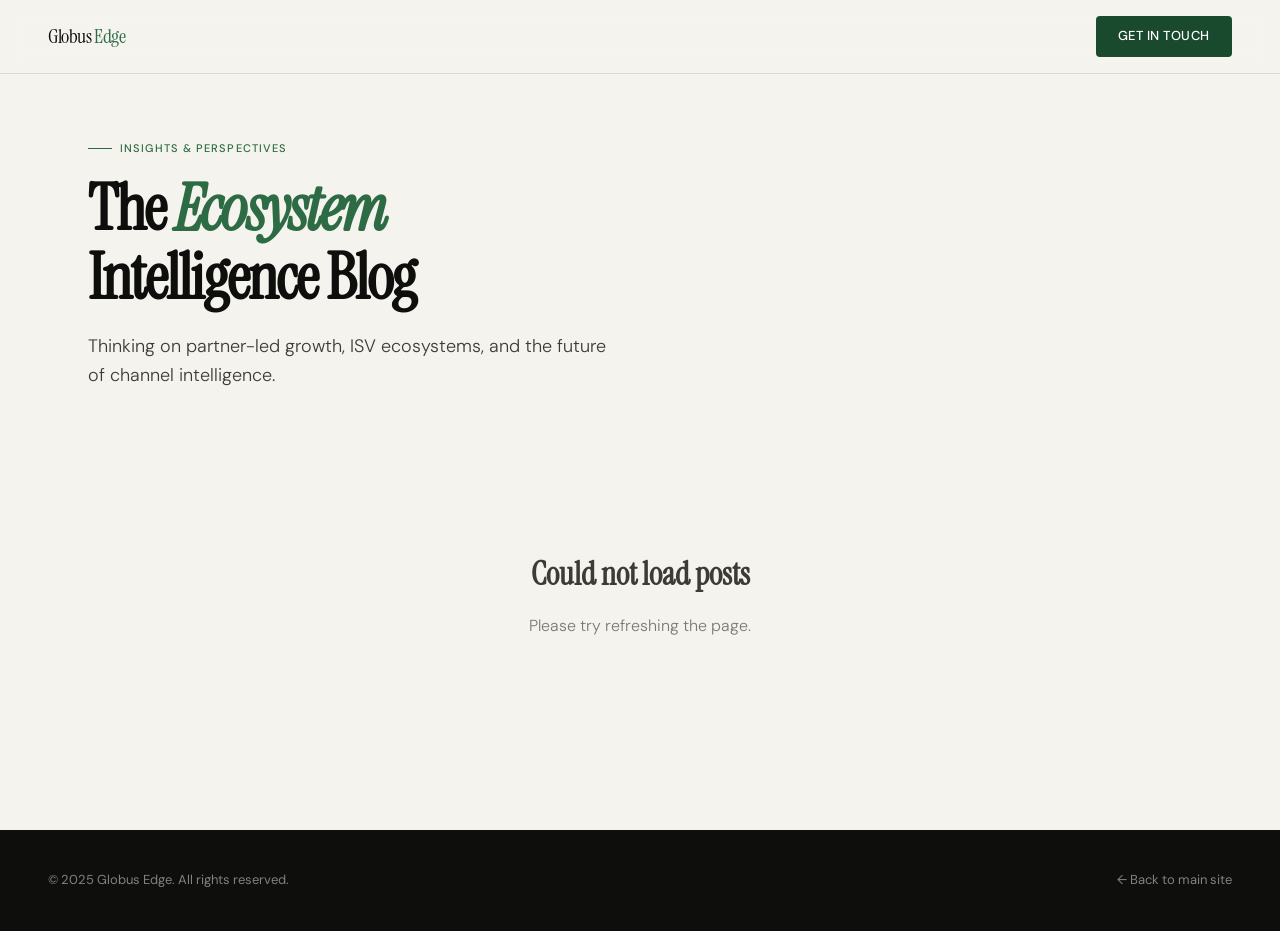
<file: blog/index.html>
<!DOCTYPE html>
<html lang="en">
<head>
<meta charset="UTF-8">
<link rel="icon" type="image/svg+xml" href="data:image/svg+xml,%3Csvg xmlns='http://www.w3.org/2000/svg' viewBox='0 0 32 32'%3E%3Crect width='32' height='32' rx='7' fill='%230D2545'/%3E%3Ctext x='16' y='23' font-family='Arial Black, Arial, sans-serif' font-weight='900' font-size='17' fill='%23E8A93A' text-anchor='middle'%3EGE%3C/text%3E%3C/svg%3E">
<meta name="viewport" content="width=device-width, initial-scale=1.0">
<title>Blog — Globus Edge</title>
<link href="https://fonts.googleapis.com/css2?family=Instrument+Serif:ital@0;1&family=DM+Sans:wght@300;400;500&display=swap" rel="stylesheet">
<style>
  *, *::before, *::after { box-sizing: border-box; margin: 0; padding: 0; }

  :root {
    --ink: #0e0e0d;
    --ink-mid: #3d3b35;
    --ink-soft: #7a7870;
    --ink-faint: #b5b3ac;
    --bg: #f5f3ee;
    --bg-card: #eceae4;
    --bg-dark: #0e0e0d;
    --accent: #1a4a2e;
    --accent-mid: #2d6b44;
    --accent-light: #d4e8da;
    --gold: #c8932a;
    --blue: #253C82;
    --rule: rgba(14,14,13,0.12);
  }

  html { scroll-behavior: smooth; }

  body {
    font-family: 'DM Sans', sans-serif;
    background: var(--bg);
    color: var(--ink);
    font-size: 16px;
    line-height: 1.6;
    -webkit-font-smoothing: antialiased;
  }

  /* ── NAV ── */
  nav {
    position: fixed; top: 0; left: 0; right: 0; z-index: 100;
    display: flex; align-items: center; justify-content: space-between;
    padding: 16px 48px;
    background: rgba(245,243,238,0.92);
    backdrop-filter: blur(12px);
    border-bottom: 1px solid var(--rule);
  }

  .nav-logo {
    display: flex; align-items: center; gap: 10px;
    text-decoration: none;
  }
  .nav-logo img { height: 48px; width: auto; }
  .nav-logo-text {
    font-family: 'Instrument Serif', serif;
    font-size: 20px;
    letter-spacing: -0.02em;
    color: var(--ink);
  }
  .nav-logo-text span { color: var(--accent-mid); }

  nav a.cta {
    font-size: 13px; font-weight: 500;
    letter-spacing: 0.04em; text-transform: uppercase;
    color: #fff; background: var(--accent);
    padding: 10px 22px; border-radius: 4px;
    text-decoration: none; transition: background 0.2s;
  }
  nav a.cta:hover { background: var(--accent-mid); }

  /* ── PAGE HEADER ── */
  .page-header {
    padding: 140px 48px 64px;
    max-width: 1200px; margin: 0 auto;
  }

  .page-header .section-label {
    font-size: 11px; font-weight: 500;
    letter-spacing: 0.1em; text-transform: uppercase;
    color: var(--accent-mid); margin-bottom: 16px;
    display: flex; align-items: center; gap: 8px;
  }
  .page-header .section-label::before {
    content: ''; display: inline-block;
    width: 24px; height: 1px; background: var(--accent-mid);
  }

  .page-header h1 {
    font-family: 'Instrument Serif', serif;
    font-size: clamp(40px, 5vw, 64px);
    line-height: 1.08; letter-spacing: -0.03em;
    max-width: 640px; margin-bottom: 20px;
  }
  .page-header h1 em { font-style: italic; color: var(--accent-mid); }

  .page-header p {
    font-size: 18px; font-weight: 300;
    color: var(--ink-mid); max-width: 520px;
    line-height: 1.6;
  }

  /* ── BLOG GRID ── */
  .blog-section {
    padding: 0 48px 96px;
    max-width: 1200px; margin: 0 auto;
  }

  .blog-grid {
    display: grid;
    grid-template-columns: repeat(3, 1fr);
    gap: 24px;
  }

  /* Featured first post */
  .blog-grid .post-card:first-child {
    grid-column: span 2;
  }

  .post-card {
    background: var(--bg-card);
    border-radius: 6px;
    overflow: hidden;
    text-decoration: none;
    color: inherit;
    display: flex; flex-direction: column;
    transition: transform 0.2s, box-shadow 0.2s;
    opacity: 0; transform: translateY(16px);
    transition: opacity 0.5s ease, transform 0.5s ease, box-shadow 0.2s;
  }
  .post-card:hover {
    transform: translateY(-3px);
    box-shadow: 0 12px 40px rgba(14,14,13,0.1);
  }

  .post-card-image {
    width: 100%; aspect-ratio: 16/9;
    background: var(--accent-light);
    display: flex; align-items: center; justify-content: center;
    overflow: hidden; position: relative;
  }
  .post-card-image img {
    width: 100%; height: 100%; object-fit: cover;
  }
  .post-card-image-placeholder {
    width: 100%; height: 100%;
    display: flex; align-items: center; justify-content: center;
    background: linear-gradient(135deg, var(--accent-light) 0%, rgba(26,74,46,0.15) 100%);
  }
  .post-card-image-placeholder svg {
    opacity: 0.3;
  }

  .post-card-body {
    padding: 28px 32px 32px;
    flex: 1; display: flex; flex-direction: column;
  }

  .post-meta {
    display: flex; align-items: center; gap: 16px;
    margin-bottom: 14px;
  }
  .post-date {
    font-size: 11px; font-weight: 500;
    letter-spacing: 0.08em; text-transform: uppercase;
    color: var(--ink-faint);
  }
  .post-author {
    font-size: 11px; color: var(--ink-faint);
  }
  .post-author::before {
    content: '·'; margin-right: 16px; color: var(--rule);
  }

  .post-title {
    font-family: 'Instrument Serif', serif;
    font-size: clamp(20px, 2.5vw, 26px);
    line-height: 1.2; letter-spacing: -0.02em;
    margin-bottom: 12px; color: var(--ink);
  }
  .post-card:first-child .post-title {
    font-size: clamp(24px, 3vw, 34px);
  }

  .post-summary {
    font-size: 14px; font-weight: 300;
    color: var(--ink-soft); line-height: 1.65;
    flex: 1; margin-bottom: 20px;
  }

  .post-readmore {
    font-size: 13px; font-weight: 500;
    color: var(--accent-mid);
    display: inline-flex; align-items: center; gap: 6px;
    letter-spacing: 0.02em;
    transition: gap 0.2s;
  }
  .post-card:hover .post-readmore { gap: 10px; }
  .post-readmore::after { content: '→'; }

  /* ── EMPTY STATE ── */
  .empty-state {
    text-align: center;
    padding: 96px 48px;
    color: var(--ink-soft);
  }
  .empty-state h2 {
    font-family: 'Instrument Serif', serif;
    font-size: 32px; margin-bottom: 12px;
    color: var(--ink-mid);
  }
  .empty-state p { font-size: 16px; font-weight: 300; }

  /* ── LOADING ── */
  .loading-state {
    text-align: center; padding: 96px 48px;
  }
  .loading-dots {
    display: inline-flex; gap: 8px; align-items: center;
  }
  .loading-dots span {
    width: 8px; height: 8px; border-radius: 50%;
    background: var(--accent-mid); opacity: 0.3;
    animation: pulse 1.2s ease-in-out infinite;
  }
  .loading-dots span:nth-child(2) { animation-delay: 0.2s; }
  .loading-dots span:nth-child(3) { animation-delay: 0.4s; }
  @keyframes pulse {
    0%, 100% { opacity: 0.3; transform: scale(1); }
    50% { opacity: 1; transform: scale(1.2); }
  }

  /* ── FOOTER ── */
  footer {
    background: var(--bg-dark); color: rgba(245,243,238,0.5);
    padding: 40px 48px;
    font-size: 13px;
    display: flex; align-items: center; justify-content: space-between;
  }
  footer a { color: rgba(245,243,238,0.5); text-decoration: none; }
  footer a:hover { color: #fff; }

  /* ── RESPONSIVE ── */
  @media (max-width: 900px) {
    nav { padding: 14px 24px; }
    .page-header { padding: 120px 24px 48px; }
    .blog-section { padding: 0 24px 64px; }
    .blog-grid { grid-template-columns: 1fr; }
    .blog-grid .post-card:first-child { grid-column: span 1; }
    footer { flex-direction: column; gap: 12px; text-align: center; }
  }
  @media (max-width: 600px) {
    .post-card-body { padding: 20px 20px 24px; }
  }
</style>
</head>
<body>

<!-- NAV -->
<nav>
  <a href="/" class="nav-logo">
    <span class="nav-logo-text">Globus <span>Edge</span></span>
  </a>
  <a href="/#contact" class="cta">Get in Touch</a>
</nav>

<!-- PAGE HEADER -->
<div class="page-header">
  <div class="section-label">Insights &amp; Perspectives</div>
  <h1>The <em>Ecosystem</em><br>Intelligence Blog</h1>
  <p>Thinking on partner-led growth, ISV ecosystems, and the future of channel intelligence.</p>
</div>

<!-- BLOG GRID -->
<div class="blog-section">
  <div id="blogContainer">
    <div class="loading-state">
      <div class="loading-dots">
        <span></span><span></span><span></span>
      </div>
    </div>
  </div>
</div>

<!-- FOOTER -->
<footer>
  <span>© 2025 Globus Edge. All rights reserved.</span>
  <a href="/">← Back to main site</a>
</footer>

<script src="https://identity.netlify.com/v1/netlify-identity-widget.js"></script>
<script>
  if (window.netlifyIdentity) {
    window.netlifyIdentity.on("init", user => {
      if (!user) {
        window.netlifyIdentity.on("login", () => {
          document.location.href = "/admin/";
        });
      }
    });
  }

  // ── Parse front matter from markdown ──
  function parseFrontMatter(text) {
    const match = text.match(/^---\n([\s\S]*?)\n---\n([\s\S]*)$/);
    if (!match) return { data: {}, content: text };
    const data = {};
    const lines = match[1].split('\n');
    let i = 0;
    while (i < lines.length) {
      const line = lines[i];
      const colonIdx = line.indexOf(':');
      if (colonIdx === -1) { i++; continue; }
      const key = line.slice(0, colonIdx).trim();
      const rest = line.slice(colonIdx + 1).trim();
      // Handle multiline block scalars (>- or |-)
      if (rest === '>-' || rest === '|-' || rest === '>' || rest === '|') {
        let block = [];
        i++;
        while (i < lines.length && (lines[i].startsWith(' ') || lines[i].startsWith('\t'))) {
          block.push(lines[i].trim());
          i++;
        }
        data[key] = block.join(' ');
      } else {
        data[key] = rest.replace(/^["']|["']$/g, '');
        i++;
      }
    }
    return { data, content: match[2].trim() };
  }

  // ── Format date ──
  function formatDate(dateStr) {
    if (!dateStr) return '';
    const d = new Date(dateStr);
    if (isNaN(d)) return dateStr;
    return d.toLocaleDateString('en-GB', { day: 'numeric', month: 'long', year: 'numeric' });
  }

  // ── Fetch post list from GitHub API ──
  // Replace GITHUB_USER and GITHUB_REPO below with your actual values
  const GITHUB_USER = 'globusedge';
  const GITHUB_REPO = 'globusedge-site';
  const POSTS_PATH = 'blog/posts';

  async function loadPosts() {
    const container = document.getElementById('blogContainer');
    try {
      const res = await fetch(`https://api.github.com/repos/${GITHUB_USER}/${GITHUB_REPO}/contents/${POSTS_PATH}`);
      if (!res.ok) throw new Error('Could not fetch posts');
      const files = await res.json();

      const mdFiles = files.filter(f => f.name.endsWith('.md')).reverse(); // newest first

      if (mdFiles.length === 0) {
        container.innerHTML = `
          <div class="empty-state">
            <h2>No posts yet</h2>
            <p>Check back soon — articles are on their way.</p>
          </div>`;
        return;
      }

      // Fetch each post's content
      const posts = await Promise.all(mdFiles.map(async (file) => {
        const r = await fetch(file.download_url);
        const text = await r.text();
        const { data } = parseFrontMatter(text);
        return {
          slug: file.name.replace('.md', ''),
          title: data.title || 'Untitled',
          date: data.date || '',
          author: data.author || 'Globus Edge',
          summary: data.summary || '',
          thumbnail: data.thumbnail || '',
        };
      }));

      // Render grid
      const grid = document.createElement('div');
      grid.className = 'blog-grid';

      posts.forEach((post, i) => {
        const card = document.createElement('a');
        card.className = 'post-card';
        card.href = `/blog/post.html?slug=${post.slug}`;

        const imgHtml = post.thumbnail
          ? `<div class="post-card-image"><img src="${post.thumbnail}" alt="${post.title}" loading="lazy"></div>`
          : `<div class="post-card-image">
               <div class="post-card-image-placeholder">
                 <svg width="48" height="48" viewBox="0 0 48 48" fill="none">
                   <rect x="4" y="10" width="40" height="28" rx="3" stroke="#1a4a2e" stroke-width="2"/>
                   <circle cx="17" cy="21" r="4" stroke="#1a4a2e" stroke-width="2"/>
                   <path d="M4 32l10-8 8 6 8-10 14 12" stroke="#1a4a2e" stroke-width="2" stroke-linejoin="round"/>
                 </svg>
               </div>
             </div>`;

        card.innerHTML = `
          ${imgHtml}
          <div class="post-card-body">
            <div class="post-meta">
              <span class="post-date">${formatDate(post.date)}</span>
              <span class="post-author">${post.author}</span>
            </div>
            <h2 class="post-title">${post.title}</h2>
            ${post.summary ? `<p class="post-summary">${post.summary}</p>` : ''}
            <span class="post-readmore">Read article</span>
          </div>`;

        grid.appendChild(card);
      });

      container.innerHTML = '';
      container.appendChild(grid);

      // Animate cards in
      const observer = new IntersectionObserver((entries) => {
        entries.forEach(entry => {
          if (entry.isIntersecting) {
            entry.target.style.opacity = '1';
            entry.target.style.transform = 'translateY(0)';
          }
        });
      }, { threshold: 0.05 });

      document.querySelectorAll('.post-card').forEach((el, i) => {
        el.style.transitionDelay = `${i * 0.08}s`;
        observer.observe(el);
      });

    } catch (err) {
      container.innerHTML = `
        <div class="empty-state">
          <h2>Could not load posts</h2>
          <p>Please try refreshing the page.</p>
        </div>`;
      console.error(err);
    }
  }

  loadPosts();
</script>
</body>
</html>
</file>
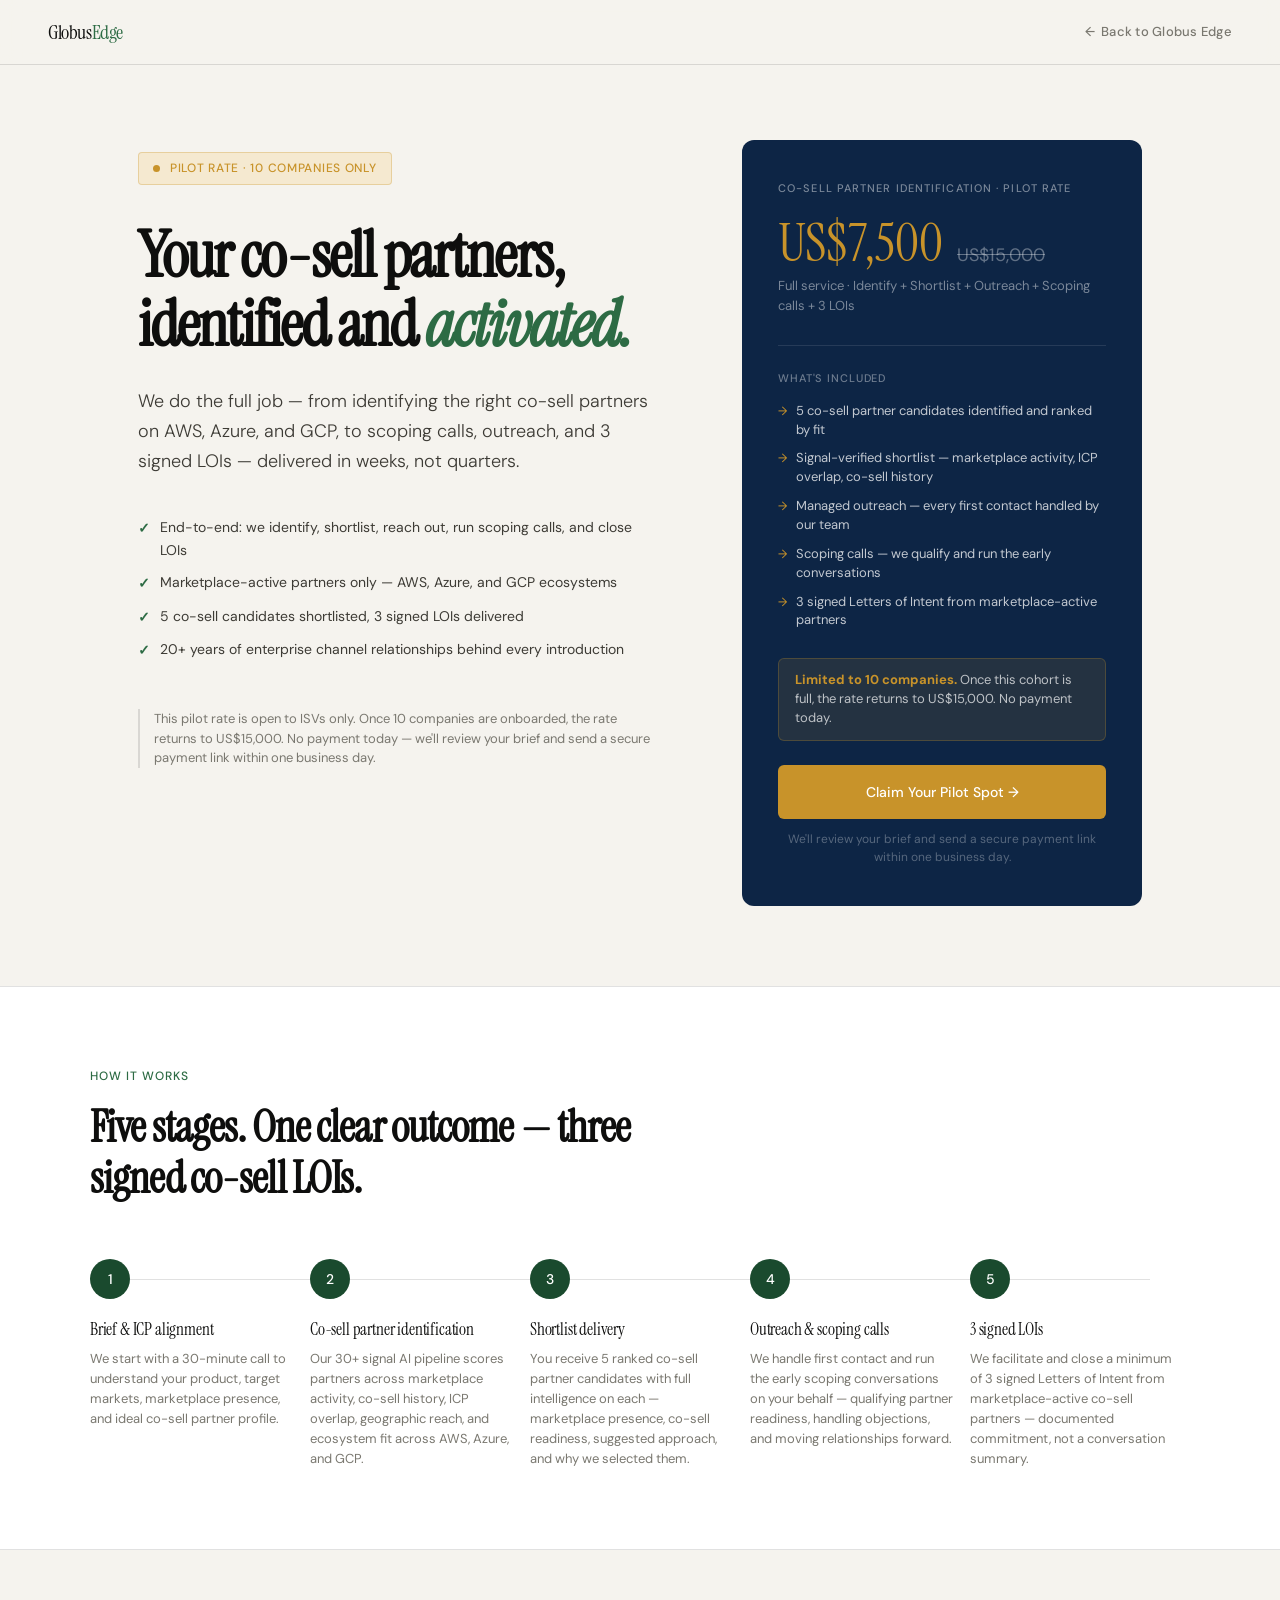
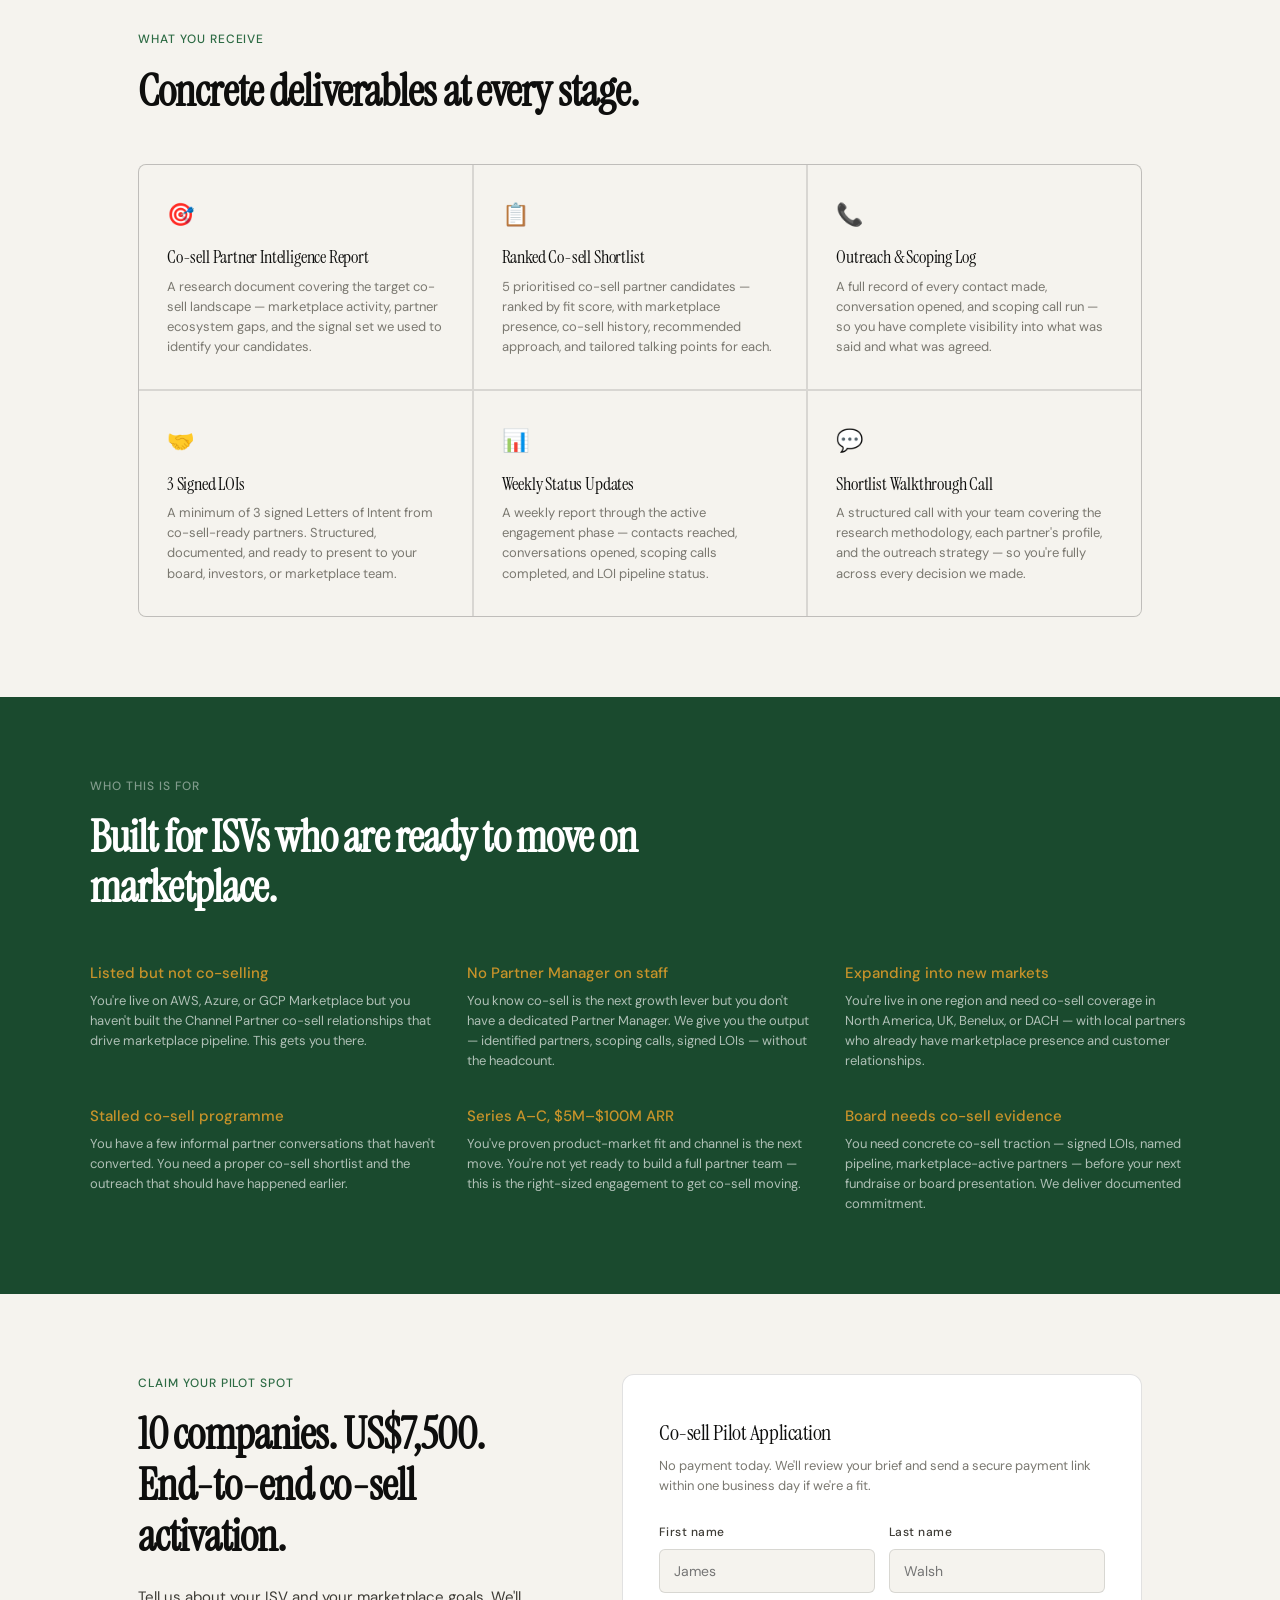
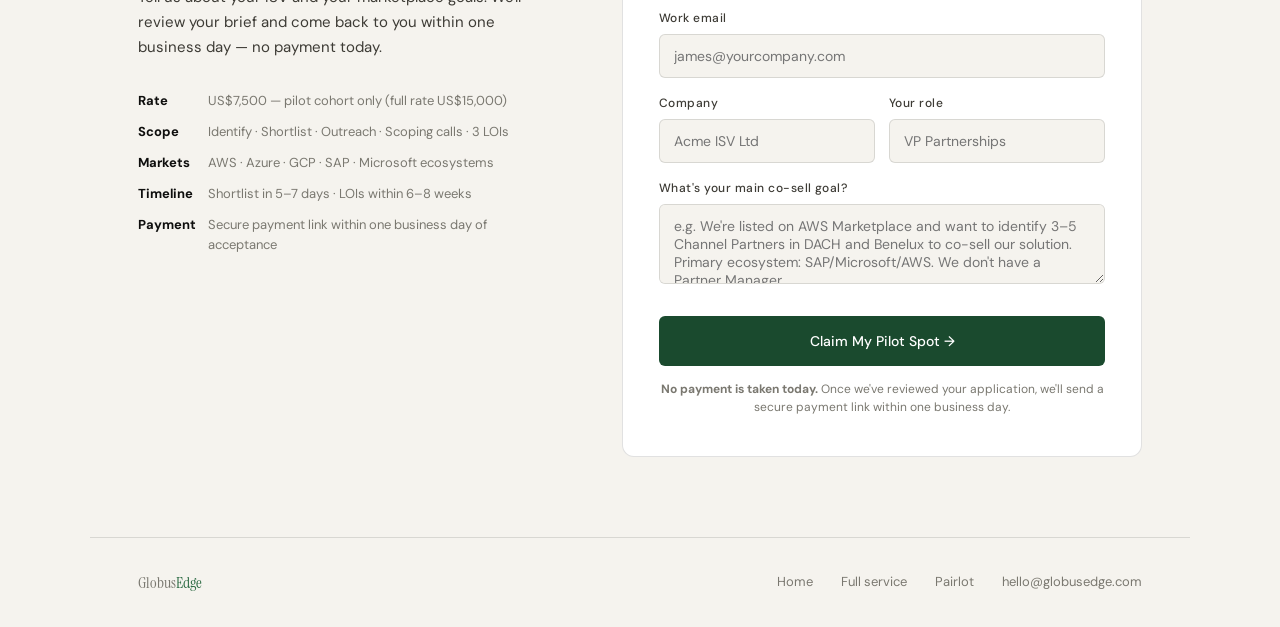
<file: cosell-pilot.html>
<!DOCTYPE html>
<html lang="en">
<head>
<meta charset="UTF-8">
<meta http-equiv="Cache-Control" content="no-cache, no-store, must-revalidate">
<meta http-equiv="Pragma" content="no-cache">
<meta http-equiv="Expires" content="0">
<!-- v3-202609111322 -->
<link rel="icon" type="image/svg+xml" href="data:image/svg+xml,%3Csvg xmlns='http://www.w3.org/2000/svg' viewBox='0 0 32 32'%3E%3Crect width='32' height='32' rx='7' fill='%230D2545'/%3E%3Ctext x='16' y='23' font-family='Arial Black, Arial, sans-serif' font-weight='900' font-size='17' fill='%23E8A93A' text-anchor='middle'%3EGE%3C/text%3E%3C/svg%3E">
<meta name="viewport" content="width=device-width, initial-scale=1.0">
<meta name="description" content="Globus Edge Co-sell Pilot — we identify, shortlist, reach out, run scoping calls, and deliver 3 signed co-sell LOIs for your ISV. Pilot rate: US$7,500 for 10 companies.">
<title>Co-sell Partner Identification — Pilot Rate · Globus Edge</title>
<link rel="preconnect" href="https://fonts.googleapis.com">
<link rel="preconnect" href="https://fonts.gstatic.com" crossorigin>
<link href="https://fonts.googleapis.com/css2?family=Instrument+Serif:ital@0;1&family=DM+Sans:wght@300;400;500&display=swap" rel="stylesheet" media="print" onload="this.media='all'">
<noscript><link href="https://fonts.googleapis.com/css2?family=Instrument+Serif:ital@0;1&family=DM+Sans:wght@300;400;500&display=swap" rel="stylesheet"></noscript>
<style>
  *, *::before, *::after { box-sizing: border-box; margin: 0; padding: 0; }

  :root {
    --ink: #0e0e0d;
    --ink-mid: #3d3b35;
    --ink-soft: #7a7870;
    --ink-faint: #b5b3ac;
    --bg: #f5f3ee;
    --bg-card: #eceae4;
    --bg-dark: #0D2545;
    --accent: #1a4a2e;
    --accent-mid: #2d6b44;
    --accent-light: #d4e8da;
    --gold: #c8932a;
    --gold-light: #f5e9d0;
    --rule: rgba(14,14,13,0.12);
  }

  html { scroll-behavior: smooth; }

  body {
    font-family: 'DM Sans', sans-serif;
    background: var(--bg);
    color: var(--ink);
    font-size: 16px;
    line-height: 1.6;
    -webkit-font-smoothing: antialiased;
  }

  /* ── NAV ── */
  nav {
    position: fixed; top: 0; left: 0; right: 0; z-index: 100;
    display: flex; align-items: center; justify-content: space-between;
    padding: 16px 48px;
    background: rgba(245,243,238,0.95);
    backdrop-filter: blur(12px);
    border-bottom: 1px solid var(--rule);
  }
  .nav-logo {
    font-family: 'Instrument Serif', serif;
    font-size: 20px; letter-spacing: -0.02em;
    color: var(--ink); text-decoration: none;
  }
  .nav-logo span { color: var(--accent-mid); }
  .nav-back {
    font-size: 13px; font-weight: 500; letter-spacing: 0.02em;
    color: var(--ink-soft); text-decoration: none;
    display: flex; align-items: center; gap: 6px;
    transition: color 0.2s;
  }
  .nav-back:hover { color: var(--accent-mid); }
  .nav-back::before { content: '←'; }

  /* ── HERO ── */
  .hero {
    padding: 140px 48px 80px;
    max-width: 1100px; margin: 0 auto;
    display: grid; grid-template-columns: 1fr 400px; gap: 80px;
    align-items: start;
  }

  .hero-left { padding-top: 12px; }

  .pilot-badge {
    display: inline-flex; align-items: center; gap: 10px;
    background: var(--gold-light); border: 1px solid rgba(200,147,42,0.3);
    color: var(--gold); border-radius: 4px;
    font-size: 12px; font-weight: 500; letter-spacing: 0.06em;
    padding: 6px 14px; margin-bottom: 36px;
    text-transform: uppercase;
  }
  .pilot-badge-dot {
    width: 7px; height: 7px; border-radius: 50%;
    background: var(--gold);
    animation: pulse-gold 2s ease-in-out infinite;
  }
  @keyframes pulse-gold {
    0%, 100% { opacity: 1; transform: scale(1); }
    50% { opacity: 0.5; transform: scale(0.8); }
  }

  .hero h1 {
    font-family: 'Instrument Serif', serif;
    font-size: clamp(40px, 5vw, 68px);
    line-height: 1.08; letter-spacing: -0.03em;
    margin-bottom: 28px; max-width: 680px;
  }
  .hero h1 em { font-style: italic; color: var(--accent-mid); }

  .hero-sub {
    font-size: 18px; font-weight: 300;
    color: var(--ink-mid); line-height: 1.65;
    max-width: 560px; margin-bottom: 40px;
  }

  .hero-proof {
    display: flex; flex-direction: column; gap: 10px;
    margin-bottom: 48px;
  }
  .proof-line {
    display: flex; align-items: flex-start; gap: 10px;
    font-size: 14px; color: var(--ink-mid);
  }
  .proof-line::before {
    content: '✓'; color: var(--accent-mid);
    font-weight: 600; flex-shrink: 0; margin-top: 1px;
  }

  .hero-note {
    font-size: 13px; color: var(--ink-soft);
    border-left: 2px solid var(--rule);
    padding-left: 14px; line-height: 1.5;
  }

  /* ── OFFER CARD ── */
  .offer-card {
    background: var(--bg-dark);
    color: #fff;
    border-radius: 12px;
    padding: 40px 36px;
    position: sticky; top: 100px;
  }

  .offer-card-tag {
    font-size: 11px; font-weight: 500;
    letter-spacing: 0.1em; text-transform: uppercase;
    color: rgba(255,255,255,0.45);
    margin-bottom: 20px;
  }

  .offer-price-row {
    display: flex; align-items: baseline; gap: 14px;
    margin-bottom: 6px;
  }
  .offer-price-pilot {
    font-family: 'Instrument Serif', serif;
    font-size: 52px; line-height: 1;
    color: var(--gold);
  }
  .offer-price-full {
    font-size: 18px; color: rgba(255,255,255,0.35);
    text-decoration: line-through;
  }
  .offer-price-note {
    font-size: 13px; color: rgba(255,255,255,0.45);
    margin-bottom: 28px;
  }

  .offer-divider {
    height: 1px; background: rgba(255,255,255,0.1);
    margin-bottom: 24px;
  }

  .offer-includes-label {
    font-size: 11px; font-weight: 500; letter-spacing: 0.08em;
    text-transform: uppercase; color: rgba(255,255,255,0.4);
    margin-bottom: 14px;
  }
  .offer-includes {
    list-style: none; display: flex; flex-direction: column; gap: 10px;
    margin-bottom: 28px;
  }
  .offer-includes li {
    font-size: 13px; color: rgba(255,255,255,0.75);
    display: flex; align-items: flex-start; gap: 9px; line-height: 1.45;
  }
  .offer-includes li::before {
    content: '→'; color: var(--gold);
    font-size: 12px; flex-shrink: 0; margin-top: 1px;
  }

  .offer-spots {
    background: rgba(200,147,42,0.12);
    border: 1px solid rgba(200,147,42,0.25);
    border-radius: 6px; padding: 12px 16px;
    font-size: 13px; color: rgba(255,255,255,0.7);
    margin-bottom: 24px; line-height: 1.45;
  }
  .offer-spots strong { color: var(--gold); }

  .offer-cta {
    display: block; width: 100%;
    background: var(--gold); color: #fff;
    font-size: 14px; font-weight: 500;
    padding: 16px; border-radius: 6px;
    text-align: center; text-decoration: none;
    transition: background 0.2s, transform 0.15s;
    border: none; cursor: pointer;
  }
  .offer-cta:hover { background: #b8831f; transform: translateY(-1px); }

  .offer-fine {
    font-size: 12px; color: rgba(255,255,255,0.3);
    text-align: center; margin-top: 12px;
    line-height: 1.45;
  }

  /* ── PROCESS ── */
  .process {
    background: #fff;
    border-top: 1px solid var(--rule);
    border-bottom: 1px solid var(--rule);
    padding: 80px 48px;
  }
  .process-inner {
    max-width: 1100px; margin: 0 auto;
  }
  .process-label {
    font-size: 12px; font-weight: 500; letter-spacing: 0.08em;
    text-transform: uppercase; color: var(--accent-mid);
    margin-bottom: 16px;
  }
  .process h2 {
    font-family: 'Instrument Serif', serif;
    font-size: clamp(28px, 3.5vw, 44px);
    line-height: 1.15; letter-spacing: -0.02em;
    margin-bottom: 56px; max-width: 600px;
  }

  .steps {
    display: grid;
    grid-template-columns: repeat(5, 1fr);
    gap: 0;
    position: relative;
  }
  .steps::before {
    content: '';
    position: absolute; top: 20px; left: 40px; right: 40px;
    height: 1px; background: var(--rule);
  }
  .step { padding: 0 16px 0 0; position: relative; }
  .step-num {
    width: 40px; height: 40px; border-radius: 50%;
    background: var(--accent); color: #fff;
    font-size: 14px; font-weight: 500;
    display: flex; align-items: center; justify-content: center;
    margin-bottom: 20px; position: relative; z-index: 1;
    flex-shrink: 0;
  }
  .step-title {
    font-family: 'Instrument Serif', serif;
    font-size: 17px; line-height: 1.25;
    margin-bottom: 8px; letter-spacing: -0.01em;
  }
  .step-body {
    font-size: 13px; color: var(--ink-soft);
    line-height: 1.55;
  }

  /* ── DELIVERABLES ── */
  .deliverables {
    padding: 80px 48px;
    max-width: 1100px; margin: 0 auto;
  }
  .deliverables-label {
    font-size: 12px; font-weight: 500; letter-spacing: 0.08em;
    text-transform: uppercase; color: var(--accent-mid);
    margin-bottom: 16px;
  }
  .deliverables h2 {
    font-family: 'Instrument Serif', serif;
    font-size: clamp(28px, 3.5vw, 44px);
    line-height: 1.15; letter-spacing: -0.02em;
    margin-bottom: 48px; max-width: 560px;
  }
  .deliverables-grid {
    display: grid; grid-template-columns: repeat(3, 1fr);
    gap: 2px; background: var(--rule);
    border: 1px solid var(--rule);
    border-radius: 8px; overflow: hidden;
  }
  .deliverable {
    background: var(--bg);
    padding: 32px 28px;
  }
  .deliverable-icon {
    font-size: 22px; margin-bottom: 14px;
  }
  .deliverable-title {
    font-family: 'Instrument Serif', serif;
    font-size: 18px; line-height: 1.25;
    margin-bottom: 8px; letter-spacing: -0.01em;
  }
  .deliverable-body {
    font-size: 13px; color: var(--ink-soft);
    line-height: 1.55;
  }

  /* ── ICP ── */
  .icp {
    background: var(--accent);
    color: #fff;
    padding: 80px 48px;
  }
  .icp-inner { max-width: 1100px; margin: 0 auto; }
  .icp-label {
    font-size: 12px; font-weight: 500; letter-spacing: 0.08em;
    text-transform: uppercase; color: rgba(255,255,255,0.45);
    margin-bottom: 16px;
  }
  .icp h2 {
    font-family: 'Instrument Serif', serif;
    font-size: clamp(28px, 3.5vw, 44px);
    line-height: 1.15; letter-spacing: -0.02em;
    margin-bottom: 48px; max-width: 560px;
    color: #fff;
  }
  .icp-grid {
    display: grid; grid-template-columns: repeat(3, 1fr);
    gap: 32px;
  }
  .icp-item-title {
    font-size: 15px; font-weight: 500;
    color: var(--gold); margin-bottom: 6px;
  }
  .icp-item-body {
    font-size: 13px; color: rgba(255,255,255,0.65);
    line-height: 1.55;
  }

  /* ── FORM ── */
  .form-section {
    padding: 80px 48px;
    max-width: 1100px; margin: 0 auto;
    display: grid; grid-template-columns: 1fr 520px; gap: 80px;
    align-items: start;
  }
  .form-left-label {
    font-size: 12px; font-weight: 500; letter-spacing: 0.08em;
    text-transform: uppercase; color: var(--accent-mid);
    margin-bottom: 16px;
  }
  .form-left h2 {
    font-family: 'Instrument Serif', serif;
    font-size: clamp(28px, 3.5vw, 44px);
    line-height: 1.15; letter-spacing: -0.02em;
    margin-bottom: 24px;
  }
  .form-left p {
    font-size: 15px; color: var(--ink-mid);
    line-height: 1.65; margin-bottom: 32px;
    max-width: 420px;
  }
  .form-left-detail {
    display: flex; flex-direction: column; gap: 10px;
  }
  .detail-item {
    font-size: 13px; color: var(--ink-soft);
    display: flex; gap: 10px; align-items: flex-start;
  }
  .detail-item strong { color: var(--ink); min-width: 60px; }

  .contact-form {
    background: #fff;
    border: 1px solid var(--rule);
    border-radius: 12px;
    padding: 40px 36px;
  }
  .form-title {
    font-family: 'Instrument Serif', serif;
    font-size: 22px; letter-spacing: -0.02em;
    margin-bottom: 6px;
  }
  .form-sub {
    font-size: 13px; color: var(--ink-soft);
    margin-bottom: 28px; line-height: 1.5;
  }
  .form-row { margin-bottom: 16px; }
  .form-row label {
    display: block; font-size: 12px; font-weight: 500;
    letter-spacing: 0.04em; color: var(--ink-mid);
    margin-bottom: 6px;
  }
  .form-row input,
  .form-row select,
  .form-row textarea {
    width: 100%; font-family: 'DM Sans', sans-serif;
    font-size: 14px; color: var(--ink);
    background: var(--bg); border: 1px solid var(--rule);
    border-radius: 6px; padding: 12px 14px;
    transition: border-color 0.2s; outline: none;
    -webkit-appearance: none;
  }
  .form-row input:focus,
  .form-row select:focus,
  .form-row textarea:focus {
    border-color: var(--accent-mid);
  }
  .form-row textarea { resize: vertical; min-height: 80px; }
  .form-grid { display: grid; grid-template-columns: 1fr 1fr; gap: 14px; }
  .form-submit {
    width: 100%; padding: 16px;
    background: var(--accent); color: #fff;
    font-family: 'DM Sans', sans-serif;
    font-size: 14px; font-weight: 500;
    border: none; border-radius: 6px; cursor: pointer;
    margin-top: 8px; transition: background 0.2s;
  }
  .form-submit:hover { background: var(--accent-mid); }
  .form-payment-note {
    font-size: 12px; color: var(--ink-soft);
    margin-top: 14px; line-height: 1.5; text-align: center;
  }

  .form-success {
    display: none; text-align: center; padding: 40px 20px;
  }
  .form-success-icon {
    width: 52px; height: 52px; border-radius: 50%;
    background: var(--accent-light);
    display: flex; align-items: center; justify-content: center;
    font-size: 22px; margin: 0 auto 20px;
  }
  .form-success h3 {
    font-family: 'Instrument Serif', serif;
    font-size: 26px; letter-spacing: -0.02em;
    margin-bottom: 12px;
  }
  .form-success p {
    font-size: 14px; color: var(--ink-soft);
    line-height: 1.6; max-width: 340px; margin: 0 auto 8px;
  }
  .form-success-note {
    font-size: 12px; color: var(--ink-faint);
    margin-top: 16px;
  }
  .form-success-note a { color: var(--gold); }

  /* ── FOOTER ── */
  footer {
    border-top: 1px solid var(--rule);
    padding: 32px 48px;
    display: flex; align-items: center; justify-content: space-between;
    max-width: 1100px; margin: 0 auto;
  }
  .footer-brand {
    font-family: 'Instrument Serif', serif;
    font-size: 16px; color: var(--ink-soft);
    text-decoration: none;
  }
  .footer-brand span { color: var(--accent-mid); }
  .footer-links {
    display: flex; gap: 28px;
  }
  .footer-links a {
    font-size: 13px; color: var(--ink-soft);
    text-decoration: none; transition: color 0.2s;
  }
  .footer-links a:hover { color: var(--ink); }

  /* ── RESPONSIVE ── */
  @media (max-width: 900px) {
    nav { padding: 14px 24px; }
    .hero { grid-template-columns: 1fr; gap: 48px; padding: 120px 24px 60px; }
    .offer-card { position: static; }
    .process { padding: 60px 24px; }
    .steps { grid-template-columns: 1fr 1fr; gap: 32px; }
    .steps::before { display: none; }
    .deliverables { padding: 60px 24px; }
    .deliverables-grid { grid-template-columns: 1fr; }
    .icp { padding: 60px 24px; }
    .icp-grid { grid-template-columns: 1fr; gap: 24px; }
    .form-section { grid-template-columns: 1fr; gap: 40px; padding: 60px 24px; }
    .form-grid { grid-template-columns: 1fr; }
    footer { padding: 24px; flex-direction: column; gap: 16px; text-align: center; }
  }

  @media (prefers-reduced-motion: reduce) {
    .pilot-badge-dot { animation: none; }
    html { scroll-behavior: auto; }
  }
</style>
<!-- HubSpot tracking -->
<script type="text/javascript" id="hs-script-loader" async defer src="//js.hs-scripts.com/246067591.js"></script>
</head>
<body>

<!-- NAV -->
<nav>
  <a href="https://globusedge.com" class="nav-logo">Globus<span>Edge</span></a>
  <a href="https://globusedge.com" class="nav-back">Back to Globus Edge</a>
</nav>

<!-- HERO -->
<section class="hero">
  <div class="hero-left">
    <div class="pilot-badge">
      <span class="pilot-badge-dot"></span>
      Pilot rate &middot; 10 companies only
    </div>
    <h1>Your co-sell partners,<br>identified and <em>activated.</em></h1>
    <p class="hero-sub">We do the full job — from identifying the right co-sell partners on AWS, Azure, and GCP, to scoping calls, outreach, and 3 signed LOIs — delivered in weeks, not quarters.</p>
    <div class="hero-proof">
      <div class="proof-line">End-to-end: we identify, shortlist, reach out, run scoping calls, and close LOIs</div>
      <div class="proof-line">Marketplace-active partners only — AWS, Azure, and GCP ecosystems</div>
      <div class="proof-line">5 co-sell candidates shortlisted, 3 signed LOIs delivered</div>
      <div class="proof-line">20+ years of enterprise channel relationships behind every introduction</div>
    </div>
    <p class="hero-note">This pilot rate is open to ISVs only. Once 10 companies are onboarded, the rate returns to US$15,000. No payment today — we'll review your brief and send a secure payment link within one business day.</p>
  </div>

  <!-- STICKY OFFER CARD -->
  <div class="offer-card">
    <div class="offer-card-tag">Co-sell Partner Identification &middot; Pilot Rate</div>
    <div class="offer-price-row">
      <div class="offer-price-pilot">US$7,500</div>
      <div class="offer-price-full">US$15,000</div>
    </div>
    <div class="offer-price-note">Full service &middot; Identify + Shortlist + Outreach + Scoping calls + 3 LOIs</div>
    <div class="offer-divider"></div>
    <div class="offer-includes-label">What's included</div>
    <ul class="offer-includes">
      <li>5 co-sell partner candidates identified and ranked by fit</li>
      <li>Signal-verified shortlist — marketplace activity, ICP overlap, co-sell history</li>
      <li>Managed outreach — every first contact handled by our team</li>
      <li>Scoping calls — we qualify and run the early conversations</li>
      <li>3 signed Letters of Intent from marketplace-active partners</li>
    </ul>
    <div class="offer-spots">
      <strong>Limited to 10 companies.</strong> Once this cohort is full, the rate returns to US$15,000. No payment today.
    </div>
    <a href="#apply" class="offer-cta">Claim Your Pilot Spot →</a>
    <p class="offer-fine">We'll review your brief and send a secure payment link within one business day.</p>
  </div>
</section>

<!-- PROCESS -->
<section class="process">
  <div class="process-inner">
    <div class="process-label">How it works</div>
    <h2>Five stages. One clear outcome — three signed co-sell LOIs.</h2>
    <div class="steps">
      <div class="step">
        <div class="step-num">1</div>
        <div class="step-title">Brief & ICP alignment</div>
        <p class="step-body">We start with a 30-minute call to understand your product, target markets, marketplace presence, and ideal co-sell partner profile.</p>
      </div>
      <div class="step">
        <div class="step-num">2</div>
        <div class="step-title">Co-sell partner identification</div>
        <p class="step-body">Our 30+ signal AI pipeline scores partners across marketplace activity, co-sell history, ICP overlap, geographic reach, and ecosystem fit across AWS, Azure, and GCP.</p>
      </div>
      <div class="step">
        <div class="step-num">3</div>
        <div class="step-title">Shortlist delivery</div>
        <p class="step-body">You receive 5 ranked co-sell partner candidates with full intelligence on each — marketplace presence, co-sell readiness, suggested approach, and why we selected them.</p>
      </div>
      <div class="step">
        <div class="step-num">4</div>
        <div class="step-title">Outreach & scoping calls</div>
        <p class="step-body">We handle first contact and run the early scoping conversations on your behalf — qualifying partner readiness, handling objections, and moving relationships forward.</p>
      </div>
      <div class="step">
        <div class="step-num">5</div>
        <div class="step-title">3 signed LOIs</div>
        <p class="step-body">We facilitate and close a minimum of 3 signed Letters of Intent from marketplace-active co-sell partners — documented commitment, not a conversation summary.</p>
      </div>
    </div>
  </div>
</section>

<!-- DELIVERABLES -->
<section class="deliverables">
  <div class="deliverables-label">What you receive</div>
  <h2>Concrete deliverables at every stage.</h2>
  <div class="deliverables-grid">
    <div class="deliverable">
      <div class="deliverable-icon">🎯</div>
      <div class="deliverable-title">Co-sell Partner Intelligence Report</div>
      <p class="deliverable-body">A research document covering the target co-sell landscape — marketplace activity, partner ecosystem gaps, and the signal set we used to identify your candidates.</p>
    </div>
    <div class="deliverable">
      <div class="deliverable-icon">📋</div>
      <div class="deliverable-title">Ranked Co-sell Shortlist</div>
      <p class="deliverable-body">5 prioritised co-sell partner candidates — ranked by fit score, with marketplace presence, co-sell history, recommended approach, and tailored talking points for each.</p>
    </div>
    <div class="deliverable">
      <div class="deliverable-icon">📞</div>
      <div class="deliverable-title">Outreach & Scoping Log</div>
      <p class="deliverable-body">A full record of every contact made, conversation opened, and scoping call run — so you have complete visibility into what was said and what was agreed.</p>
    </div>
    <div class="deliverable">
      <div class="deliverable-icon">🤝</div>
      <div class="deliverable-title">3 Signed LOIs</div>
      <p class="deliverable-body">A minimum of 3 signed Letters of Intent from co-sell-ready partners. Structured, documented, and ready to present to your board, investors, or marketplace team.</p>
    </div>
    <div class="deliverable">
      <div class="deliverable-icon">📊</div>
      <div class="deliverable-title">Weekly Status Updates</div>
      <p class="deliverable-body">A weekly report through the active engagement phase — contacts reached, conversations opened, scoping calls completed, and LOI pipeline status.</p>
    </div>
    <div class="deliverable">
      <div class="deliverable-icon">💬</div>
      <div class="deliverable-title">Shortlist Walkthrough Call</div>
      <p class="deliverable-body">A structured call with your team covering the research methodology, each partner's profile, and the outreach strategy — so you're fully across every decision we made.</p>
    </div>
  </div>
</section>

<!-- ICP -->
<section class="icp">
  <div class="icp-inner">
    <div class="icp-label">Who this is for</div>
    <h2>Built for ISVs who are ready to move on marketplace.</h2>
    <div class="icp-grid">
      <div class="icp-item">
        <div class="icp-item-title">Listed but not co-selling</div>
        <p class="icp-item-body">You're live on AWS, Azure, or GCP Marketplace but you haven't built the Channel Partner co-sell relationships that drive marketplace pipeline. This gets you there.</p>
      </div>
      <div class="icp-item">
        <div class="icp-item-title">No Partner Manager on staff</div>
        <p class="icp-item-body">You know co-sell is the next growth lever but you don't have a dedicated Partner Manager. We give you the output — identified partners, scoping calls, signed LOIs — without the headcount.</p>
      </div>
      <div class="icp-item">
        <div class="icp-item-title">Expanding into new markets</div>
        <p class="icp-item-body">You're live in one region and need co-sell coverage in North America, UK, Benelux, or DACH — with local partners who already have marketplace presence and customer relationships.</p>
      </div>
      <div class="icp-item">
        <div class="icp-item-title">Stalled co-sell programme</div>
        <p class="icp-item-body">You have a few informal partner conversations that haven't converted. You need a proper co-sell shortlist and the outreach that should have happened earlier.</p>
      </div>
      <div class="icp-item">
        <div class="icp-item-title">Series A–C, $5M–$100M ARR</div>
        <p class="icp-item-body">You've proven product-market fit and channel is the next move. You're not yet ready to build a full partner team — this is the right-sized engagement to get co-sell moving.</p>
      </div>
      <div class="icp-item">
        <div class="icp-item-title">Board needs co-sell evidence</div>
        <p class="icp-item-body">You need concrete co-sell traction — signed LOIs, named pipeline, marketplace-active partners — before your next fundraise or board presentation. We deliver documented commitment.</p>
      </div>
    </div>
  </div>
</section>

<!-- FORM -->
<section class="form-section" id="apply">
  <div class="form-left">
    <div class="form-left-label">Claim your pilot spot</div>
    <h2>10 companies. US$7,500. End-to-end co-sell activation.</h2>
    <p>Tell us about your ISV and your marketplace goals. We'll review your brief and come back to you within one business day — no payment today.</p>
    <div class="form-left-detail">
      <div class="detail-item"><strong>Rate</strong> US$7,500 — pilot cohort only (full rate US$15,000)</div>
      <div class="detail-item"><strong>Scope</strong> Identify · Shortlist · Outreach · Scoping calls · 3 LOIs</div>
      <div class="detail-item"><strong>Markets</strong> AWS · Azure · GCP · SAP · Microsoft ecosystems</div>
      <div class="detail-item"><strong>Timeline</strong> Shortlist in 5–7 days · LOIs within 6–8 weeks</div>
      <div class="detail-item"><strong>Payment</strong> Secure payment link within one business day of acceptance</div>
    </div>
  </div>

  <div>
    <div class="contact-form" id="pilot-form-wrap">
      <div class="form-title">Co-sell Pilot Application</div>
      <p class="form-sub">No payment today. We'll review your brief and send a secure payment link within one business day if we're a fit.</p>

      <form id="pilot-contact-form" onsubmit="submitPilotFormV2(event)">
        <div class="form-grid">
          <div class="form-row">
            <label for="p-firstname">First name</label>
            <input id="p-firstname" type="text" name="firstname" placeholder="James" required>
          </div>
          <div class="form-row">
            <label for="p-lastname">Last name</label>
            <input id="p-lastname" type="text" name="lastname" placeholder="Walsh" required>
          </div>
        </div>
        <div class="form-row">
          <label for="p-email">Work email</label>
          <input id="p-email" type="email" name="email" placeholder="james@yourcompany.com" required>
        </div>
        <div class="form-grid">
          <div class="form-row">
            <label for="p-company">Company</label>
            <input id="p-company" type="text" name="company" placeholder="Acme ISV Ltd" required>
          </div>
          <div class="form-row">
            <label for="p-jobtitle">Your role</label>
            <input id="p-jobtitle" type="text" name="jobtitle" placeholder="VP Partnerships">
          </div>
        </div>

        <div class="form-row">
          <label for="p-goal">What's your main co-sell goal?</label>
          <textarea id="p-goal" name="goal" placeholder="e.g. We're listed on AWS Marketplace and want to identify 3–5 Channel Partners in DACH and Benelux to co-sell our solution. Primary ecosystem: SAP/Microsoft/AWS. We don't have a Partner Manager." required></textarea>
        </div>
        <input type="hidden" name="offer" value="Co-sell Pilot — US$7,500">
        <div id="pilot-form-error" style="display:none; background:#fdf2f2; border:1px solid #f5c2c2; border-radius:6px; padding:12px 14px; font-size:13px; color:#8b2020; margin-bottom:12px; line-height:1.5;">
          Something went wrong. Please try again, or email us directly at <a href="mailto:hello@globusedge.com" style="color:#8b2020;">hello@globusedge.com</a>
        </div>
        <button type="submit" class="form-submit" id="pilot-submit-btn">Claim My Pilot Spot →</button>
        <p class="form-payment-note"><strong>No payment is taken today.</strong> Once we've reviewed your application, we'll send a secure payment link within one business day.</p>
      </form>

      <div class="form-success" id="pilot-success">
        <div class="form-success-icon">✓</div>
        <h3>Application received.</h3>
        <p>Thank you — we'll review your brief and come back to you with a <strong>secure payment link within one business day</strong> to confirm your pilot spot at US$7,500.</p>
        <p class="form-success-note">Questions? Email us at <a href="mailto:hello@globusedge.com">hello@globusedge.com</a></p>
      </div>
    </div>
  </div>
</section>

<!-- FOOTER -->
<footer>
  <a href="https://globusedge.com" class="footer-brand">Globus<span>Edge</span></a>
  <div class="footer-links">
    <a href="https://globusedge.com">Home</a>
    <a href="https://globusedge.com/partnership-activation.html">Full service</a>
    <a href="https://pairlot.com">Pairlot</a>
    <a href="mailto:hello@globusedge.com">hello@globusedge.com</a>
  </div>
</footer>

<script>
function submitPilotFormV2(e) {
  e.preventDefault();
  var btn = document.getElementById('pilot-submit-btn');
  btn.textContent = 'Sending…';
  btn.disabled = true;

  var firstname = document.getElementById('p-firstname').value.trim();
  var lastname  = document.getElementById('p-lastname').value.trim();
  var email     = document.getElementById('p-email').value.trim();
  var company   = document.getElementById('p-company').value.trim();
  var jobtitle  = document.getElementById('p-jobtitle').value.trim();
  var goal      = document.getElementById('p-goal').value.trim();

  // Try HubSpot first
  var payload = {
    fields: [
      { name: 'firstname', value: firstname },
      { name: 'lastname',  value: lastname  },
      { name: 'email',     value: email     },
      { name: 'company',   value: company   },
      { name: 'jobtitle',  value: jobtitle  },
      { name: 'message',   value: 'OFFER: Co-sell Pilot US$7,500\nGoal: ' + goal }
    ],
    context: { pageUri: window.location.href, pageName: document.title }
  };

  fetch('https://api.hsforms.com/submissions/v3/integration/submit/246067591/6ec971b1-80a1-408d-87e3-363a1df46fe1', {
    method: 'POST',
    headers: { 'Content-Type': 'application/json' },
    body: JSON.stringify(payload)
  }).then(function(res) {
    if (res.ok) {
      showSuccess();
    } else {
      // HubSpot failed — fall back to mailto so lead is never lost
      sendMailto(firstname, lastname, email, company, jobtitle, goal);
    }
  }).catch(function() {
    // Network error — fall back to mailto
    sendMailto(firstname, lastname, email, company, jobtitle, goal);
  });
}

function showSuccess() {
  document.getElementById('pilot-contact-form').style.cssText = 'display:none !important;';
  document.getElementById('pilot-success').style.cssText = 'display:block !important;';
  if (typeof gtag !== 'undefined') {
    gtag('event', 'form_submit', { event_category: 'contact', event_label: 'cosell_pilot_application' });
  }
}

function sendMailto(firstname, lastname, email, company, jobtitle, goal) {
  var subject = encodeURIComponent('Co-sell Pilot Application — ' + company);
  var body = encodeURIComponent(
    'Co-sell Pilot Application — US$7,500\n' +
    '================================\n' +
    'Name: ' + firstname + ' ' + lastname + '\n' +
    'Email: ' + email + '\n' +
    'Company: ' + company + '\n' +
    'Role: ' + jobtitle + '\n' +
    'Goal: ' + goal + '\n' +
    '================================\n' +
    'Submitted from: ' + window.location.href
  );
  window.location.href = 'mailto:hello@globusedge.com?subject=' + subject + '&body=' + body;
  // Show success after short delay
  setTimeout(showSuccess, 800);
}
</script>

</body>
</html>
</file>
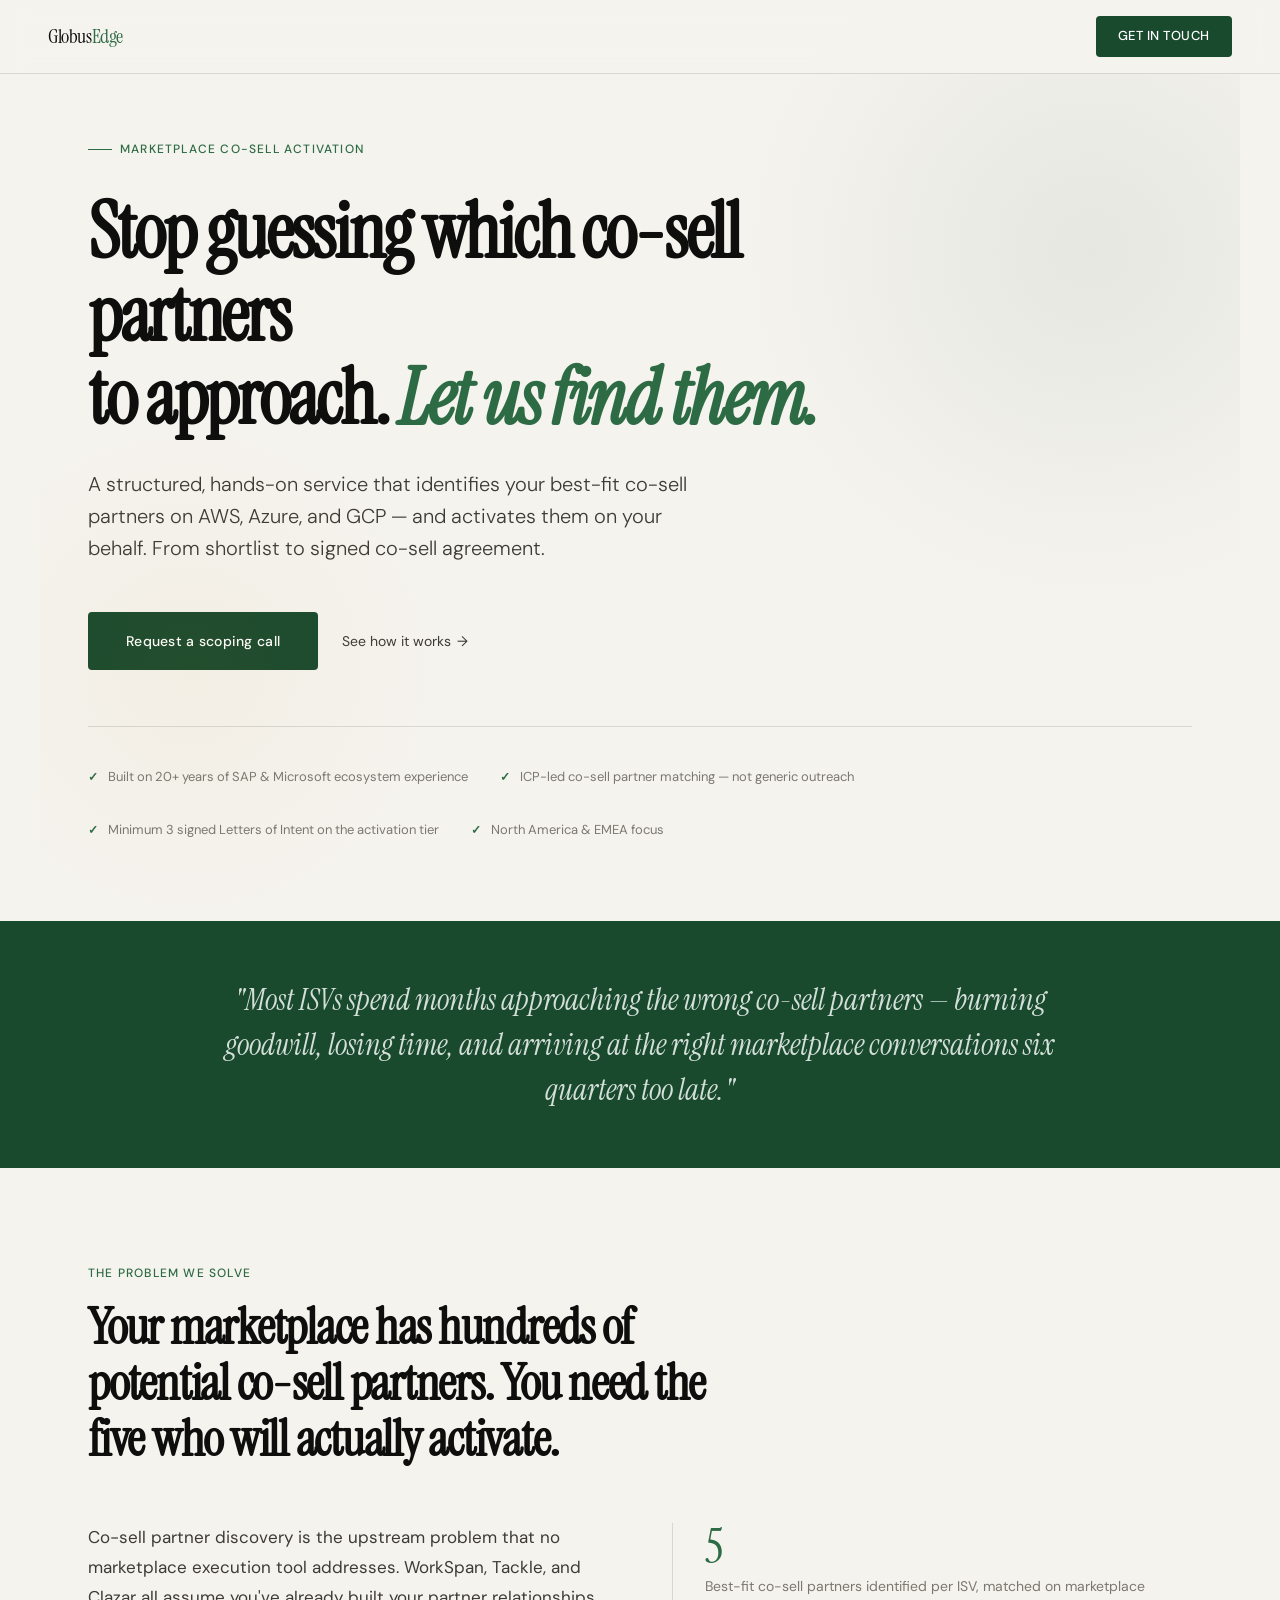
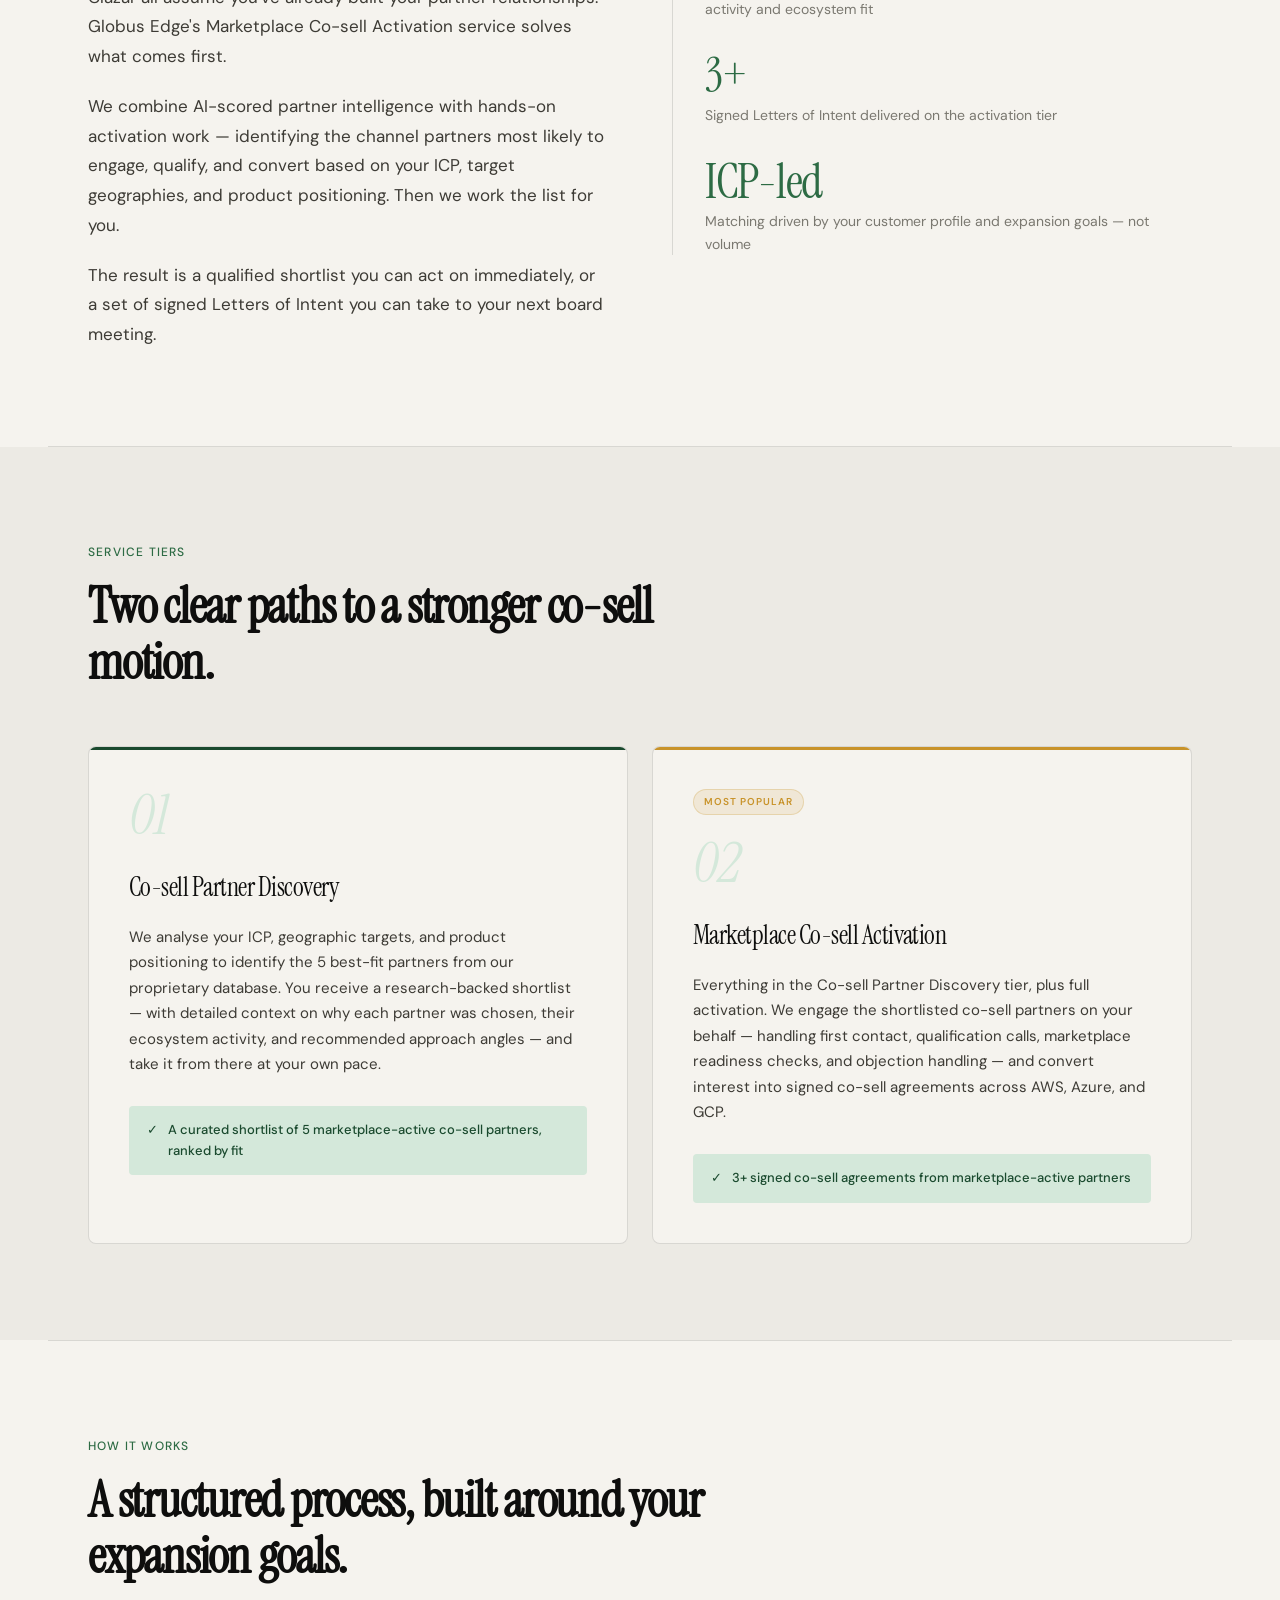
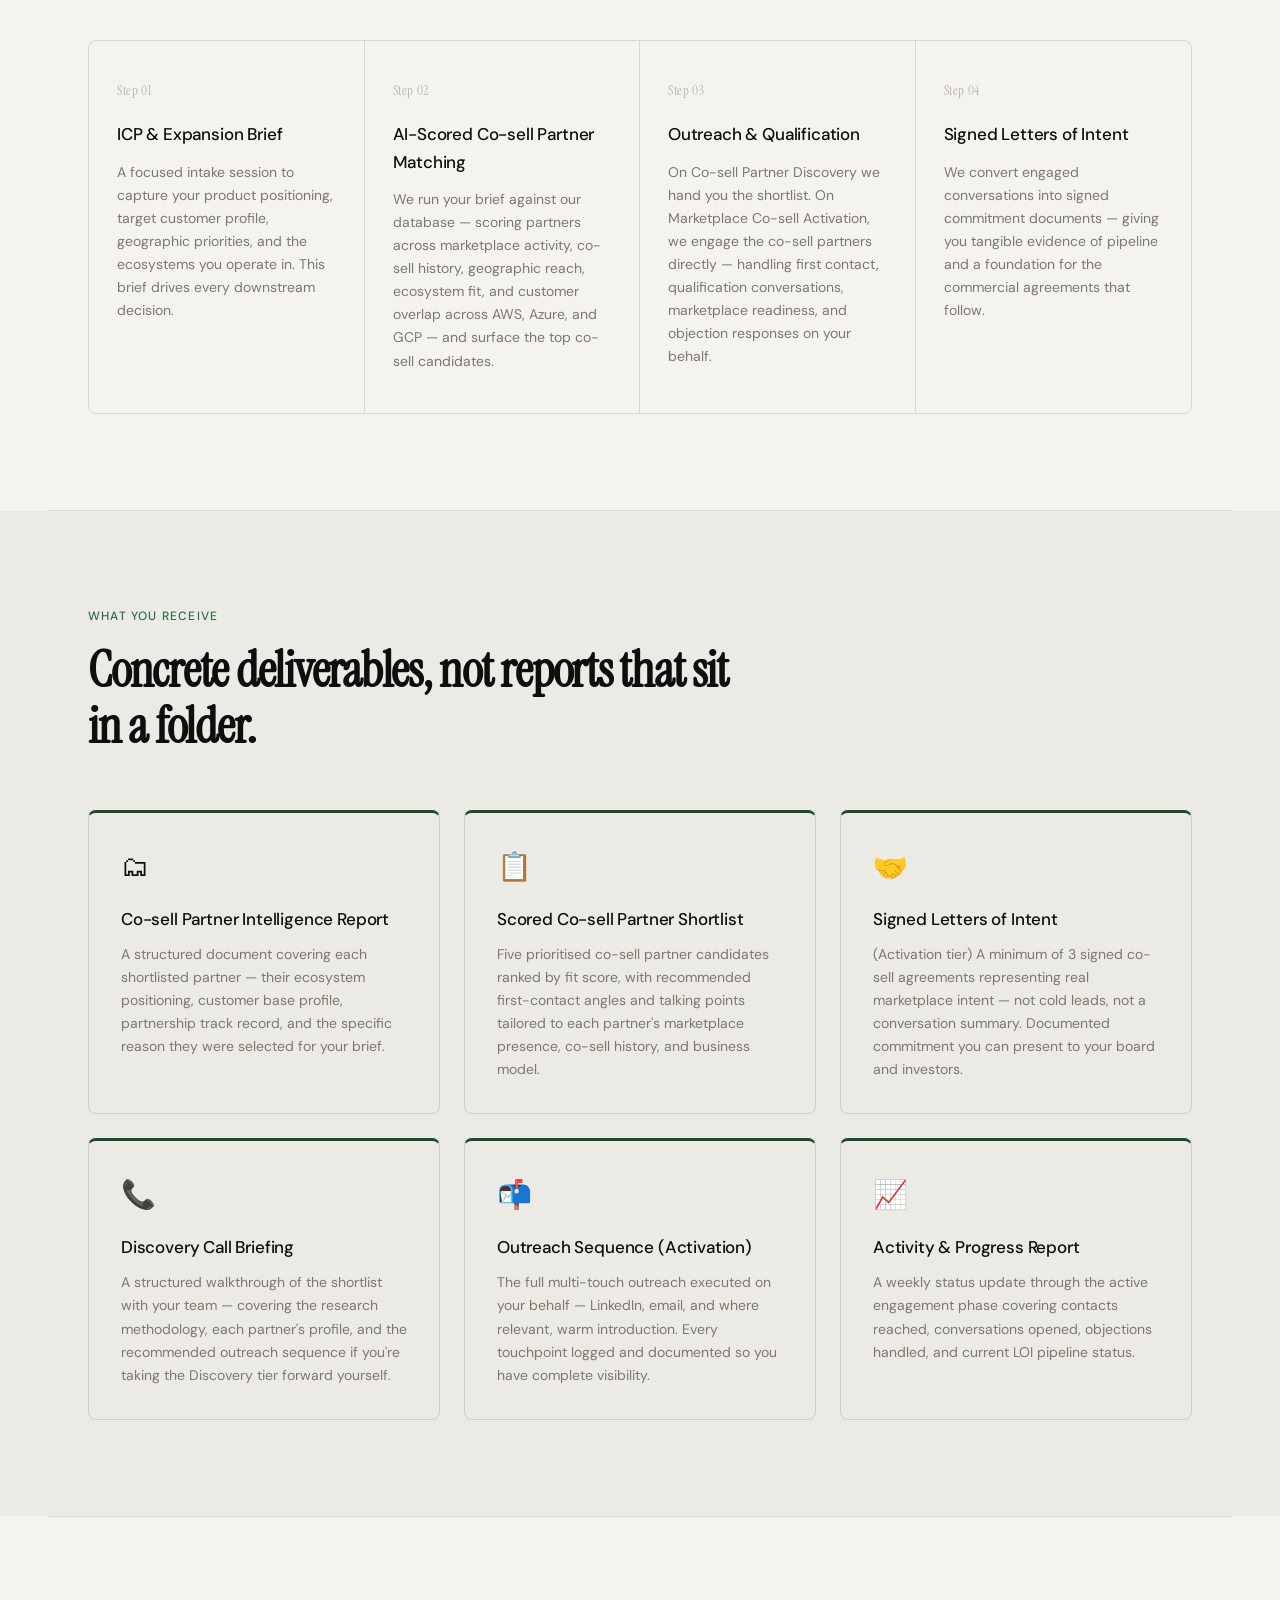
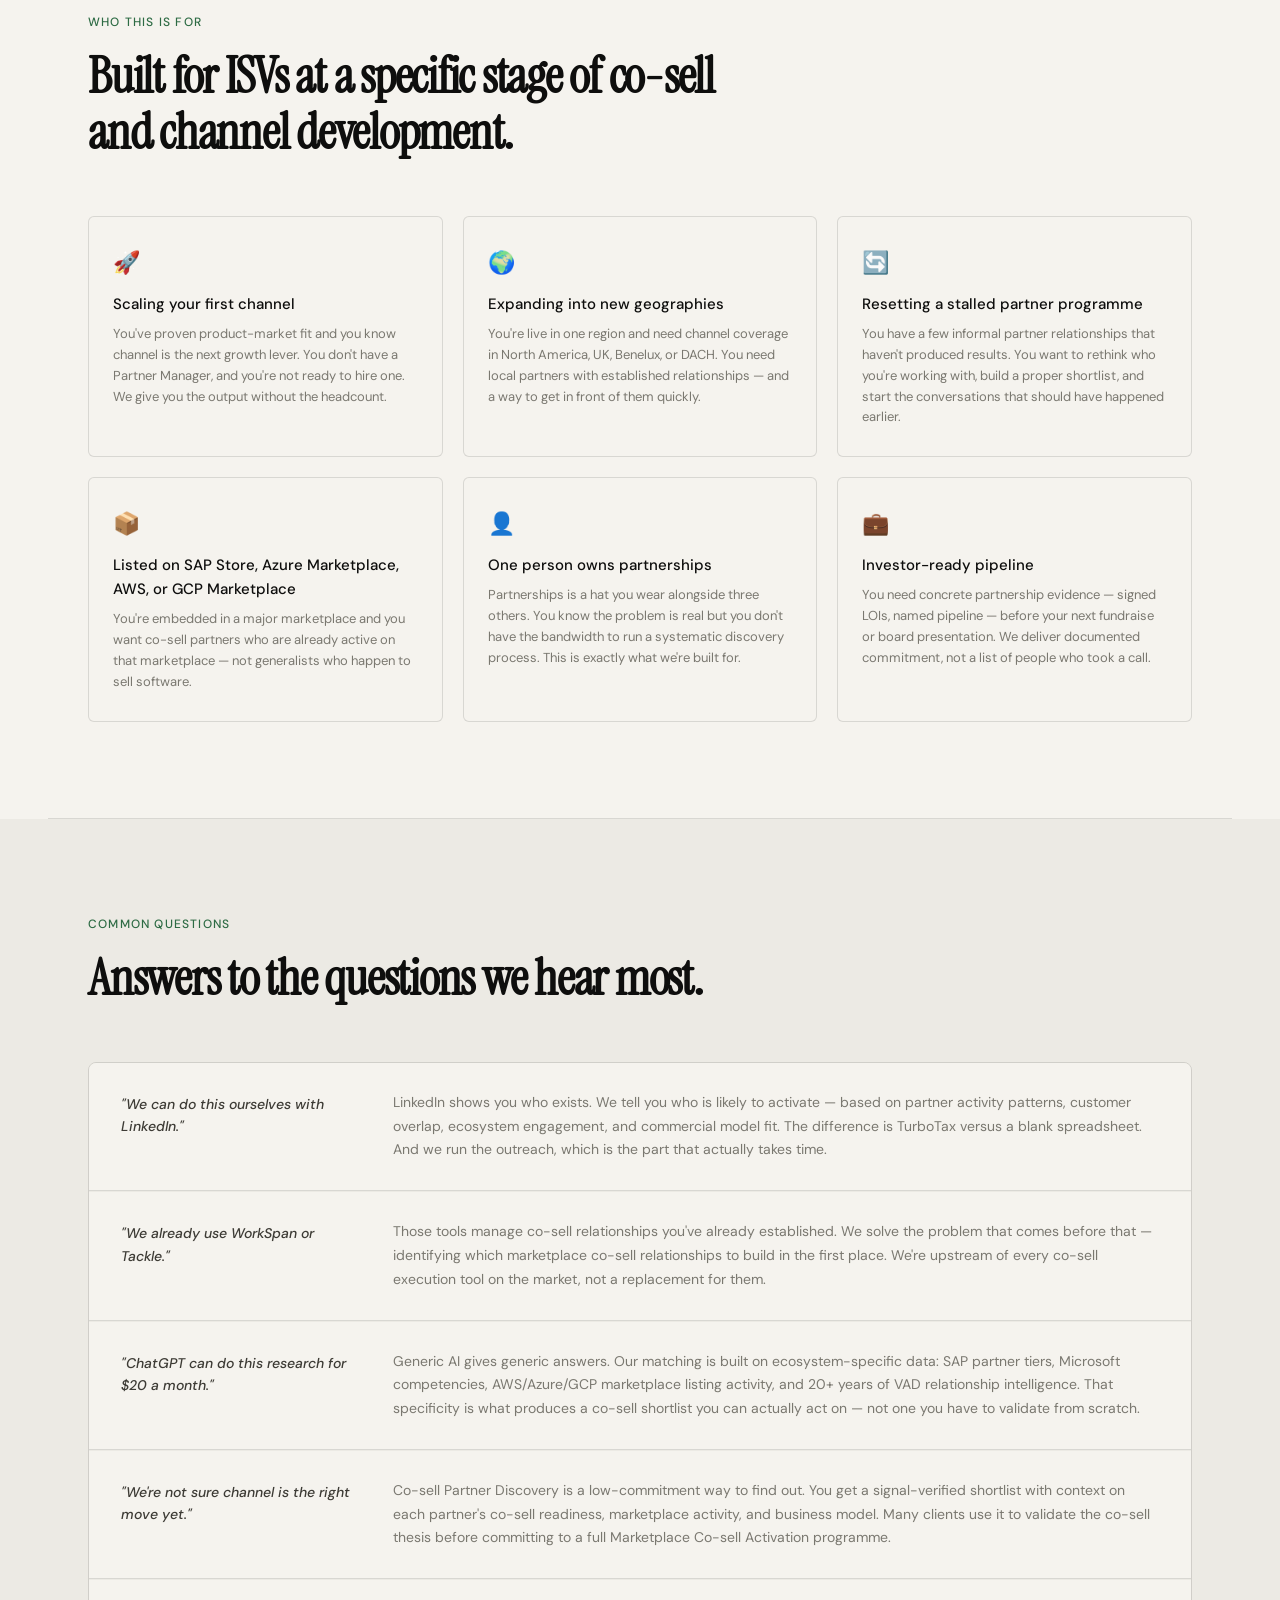
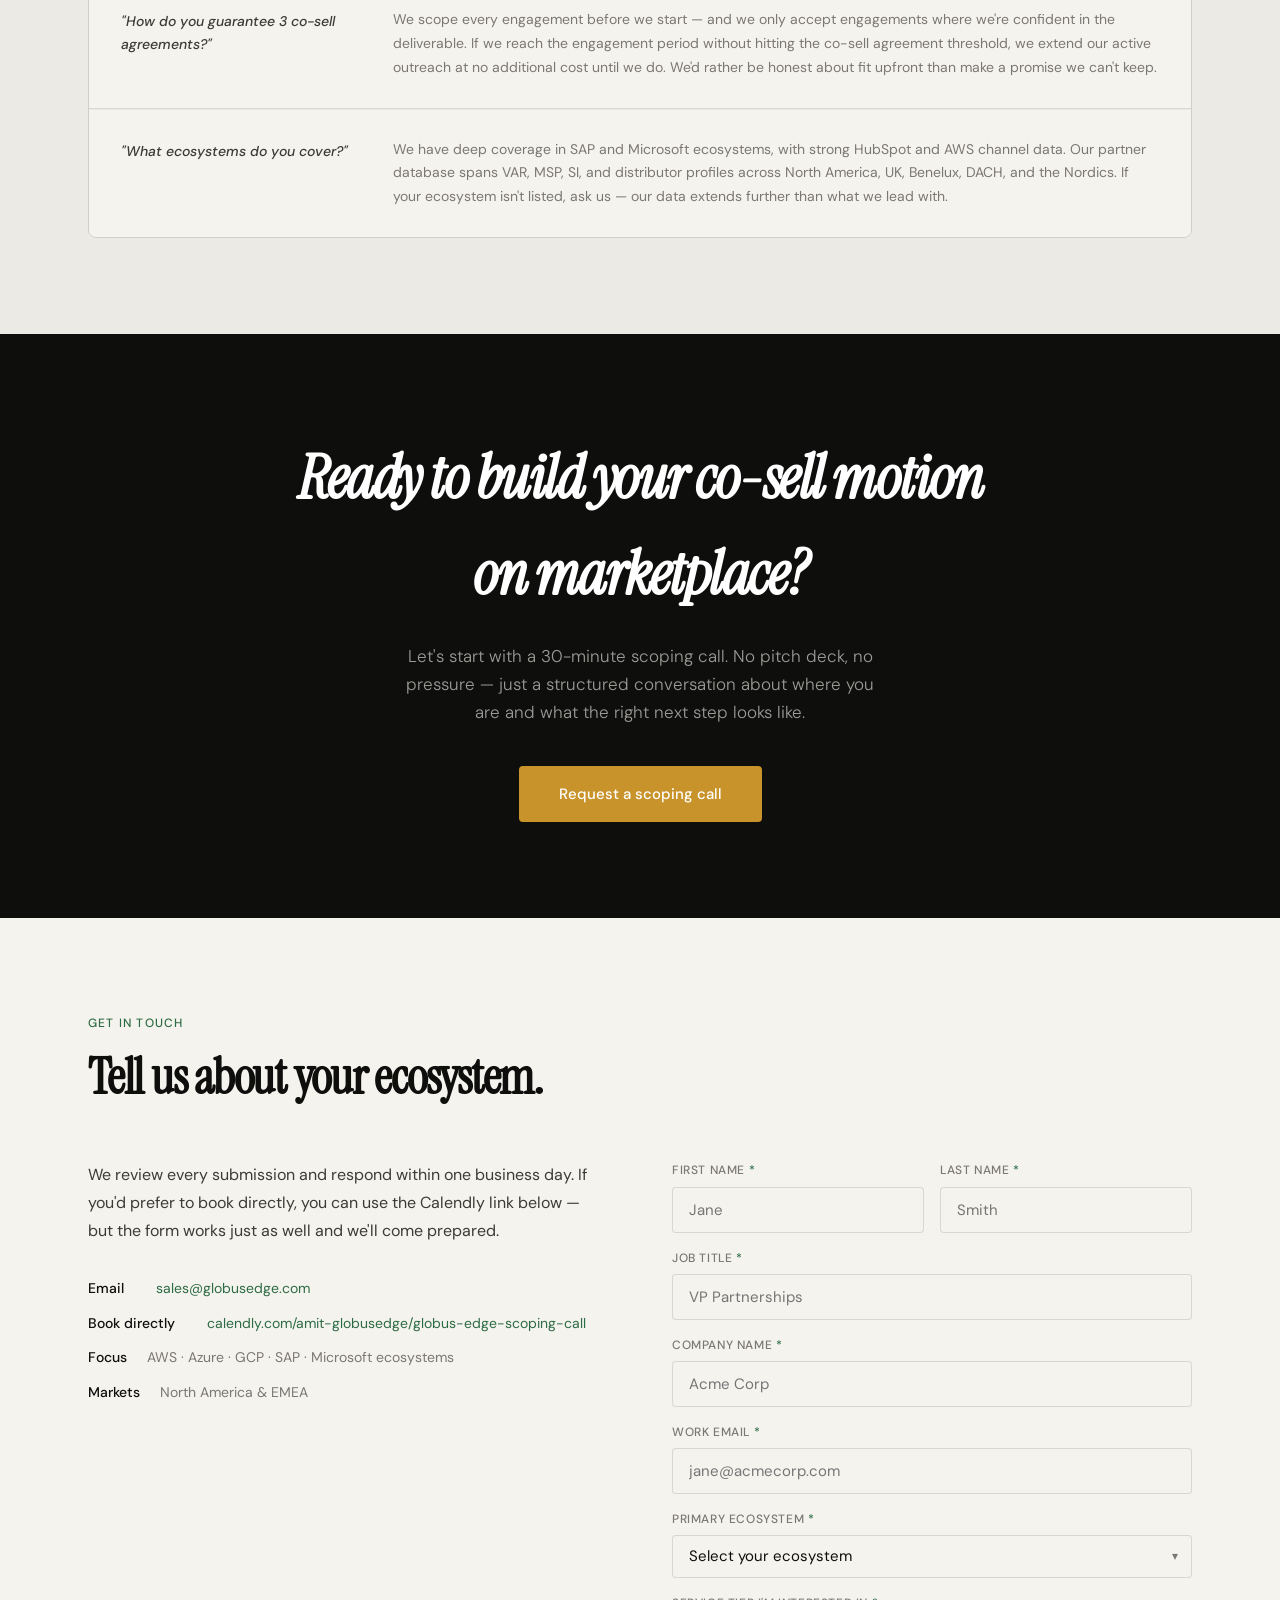
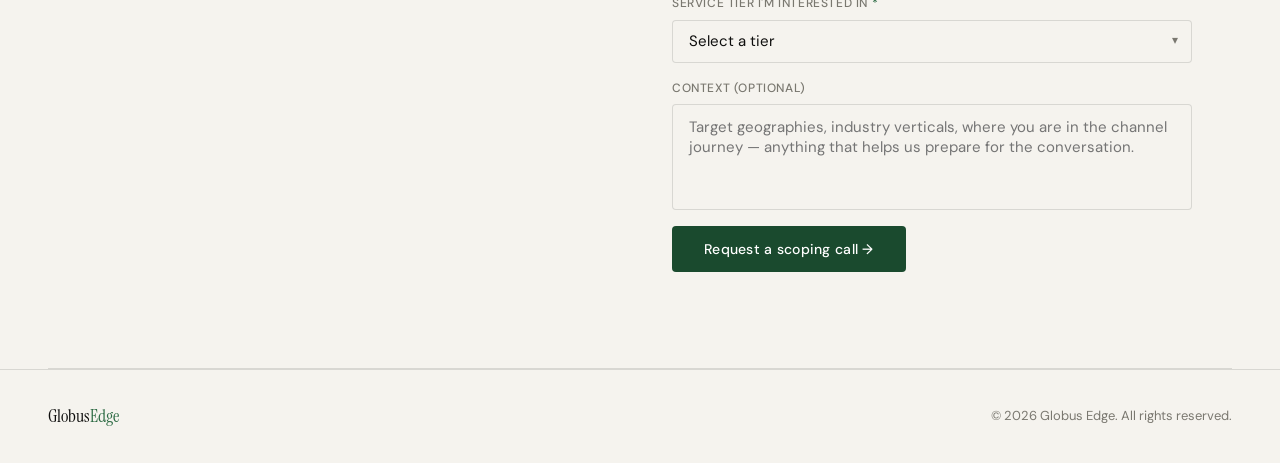
<file: partnership-activation.html>
<!DOCTYPE html>
<html lang="en">
<head>
<meta charset="UTF-8">
<link rel="icon" type="image/svg+xml" href="data:image/svg+xml,%3Csvg xmlns='http://www.w3.org/2000/svg' viewBox='0 0 32 32'%3E%3Crect width='32' height='32' rx='7' fill='%230D2545'/%3E%3Ctext x='16' y='23' font-family='Arial Black, Arial, sans-serif' font-weight='900' font-size='17' fill='%23E8A93A' text-anchor='middle'%3EGE%3C/text%3E%3C/svg%3E">
<meta name="viewport" content="width=device-width, initial-scale=1.0">
<meta name="description" content="Globus Edge Marketplace Co-sell Activation — a structured, hands-on service that identifies your best-fit co-sell partners on AWS, Azure, and GCP and activates them on your behalf.">
<title>Marketplace Co-sell Activation — Globus Edge</title>
<link rel="preconnect" href="https://fonts.googleapis.com">
<link rel="preconnect" href="https://fonts.gstatic.com" crossorigin>
<link href="https://fonts.googleapis.com/css2?family=Instrument+Serif:ital@0;1&family=DM+Sans:wght@300;400;500&display=swap" rel="stylesheet" media="print" onload="this.media='all'">
<noscript><link href="https://fonts.googleapis.com/css2?family=Instrument+Serif:ital@0;1&family=DM+Sans:wght@300;400;500&display=swap" rel="stylesheet"></noscript>

<!-- Google tag (gtag.js) -->
<script async src="https://www.googletagmanager.com/gtag/js?id=G-J5RM3FE507"></script>
<script>
  window.dataLayer = window.dataLayer || [];
  function gtag(){dataLayer.push(arguments);}
  gtag('js', new Date());
  gtag('config', 'G-J5RM3FE507');
</script>

<style>
  *, *::before, *::after { box-sizing: border-box; margin: 0; padding: 0; }

  :root {
    --ink: #0e0e0d;
    --ink-mid: #3d3b35;
    --ink-soft: #7a7870;
    --ink-faint: #b5b3ac;
    --bg: #f5f3ee;
    --bg-card: #eceae4;
    --bg-dark: #0e0e0d;
    --accent: #1a4a2e;
    --accent-mid: #2d6b44;
    --accent-light: #d4e8da;
    --gold: #c8932a;
    --blue: #253C82;
    --rule: rgba(14,14,13,0.12);
  }

  html { scroll-behavior: smooth; }

  body {
    font-family: 'DM Sans', sans-serif;
    background: var(--bg);
    color: var(--ink);
    font-size: 16px;
    line-height: 1.6;
    -webkit-font-smoothing: antialiased;
  }

  /* ── NAV ── */
  nav {
    position: fixed; top: 0; left: 0; right: 0; z-index: 100;
    display: flex; align-items: center; justify-content: space-between;
    padding: 16px 48px;
    background: rgba(245,243,238,0.92);
    backdrop-filter: blur(12px);
    border-bottom: 1px solid var(--rule);
  }
  .nav-logo {
    display: flex; align-items: center; gap: 10px;
    text-decoration: none;
  }
  .nav-logo img { height: 48px; width: auto; }
  .nav-logo-text {
    font-family: 'Instrument Serif', serif;
    font-size: 20px; letter-spacing: -0.02em; color: var(--ink);
  }
  .nav-logo-text span { color: var(--accent-mid); }
  nav a.cta {
    font-size: 13px; font-weight: 500;
    letter-spacing: 0.04em; text-transform: uppercase;
    color: #fff; background: var(--accent);
    padding: 10px 22px; border-radius: 4px;
    text-decoration: none; transition: background 0.2s;
  }
  nav a.cta:hover { background: var(--accent-mid); }

  /* ── HERO ── */
  .hero {
    min-height: 88vh;
    display: flex; flex-direction: column; justify-content: center;
    padding: 140px 48px 80px;
    position: relative; overflow: hidden;
  }
  .hero::before {
    content: '';
    position: absolute; top: -100px; right: -200px;
    width: 700px; height: 700px; border-radius: 50%;
    background: radial-gradient(ellipse, rgba(26,74,46,0.07) 0%, transparent 70%);
    pointer-events: none;
  }
  .hero::after {
    content: '';
    position: absolute; bottom: 0; left: -100px;
    width: 500px; height: 500px; border-radius: 50%;
    background: radial-gradient(ellipse, rgba(200,147,42,0.05) 0%, transparent 70%);
    pointer-events: none;
  }
  .hero-tag {
    display: inline-flex; align-items: center; gap: 8px;
    font-size: 12px; font-weight: 500; letter-spacing: 0.1em;
    text-transform: uppercase; color: var(--accent-mid);
    margin-bottom: 32px;
  }
  .hero-tag::before {
    content: ''; display: inline-block;
    width: 24px; height: 1px; background: var(--accent-mid);
  }
  .hero h1 {
    font-family: 'Instrument Serif', serif;
    font-size: clamp(44px, 6vw, 80px);
    line-height: 1.08; letter-spacing: -0.03em;
    max-width: 860px; margin-bottom: 28px;
  }
  .hero h1 em { font-style: italic; color: var(--accent-mid); }
  .hero-sub {
    font-size: clamp(16px, 2vw, 20px); font-weight: 300;
    color: var(--ink-mid); max-width: 620px;
    line-height: 1.6; margin-bottom: 48px;
  }
  .hero-actions {
    display: flex; align-items: center; gap: 24px; flex-wrap: wrap;
  }
  .btn-primary-green {
    font-size: 14px; font-weight: 500;
    padding: 16px 36px; border-radius: 4px;
    background: var(--accent); color: #fff;
    text-decoration: none; letter-spacing: 0.02em;
    transition: all 0.2s; border: 2px solid transparent;
  }
  .btn-primary-green:hover { background: var(--accent-mid); transform: translateY(-1px); }

  .btn-talk {
    font-size: 14px; font-weight: 400;
    color: var(--ink-mid); text-decoration: none;
    display: inline-flex; align-items: center; gap: 6px;
    transition: color 0.2s;
  }
  .btn-talk:hover { color: var(--accent-mid); }
  .btn-talk::after { content: '→'; transition: transform 0.2s; }
  .btn-talk:hover::after { transform: translateX(4px); }

  /* ── SOCIAL PROOF BAR ── */
  .proof-bar {
    display: flex; align-items: center; gap: 32px;
    margin-top: 56px; padding-top: 40px;
    border-top: 1px solid var(--rule);
    flex-wrap: wrap;
  }
  .proof-item {
    display: flex; align-items: center; gap: 10px;
    font-size: 13px; color: var(--ink-soft);
  }
  .proof-item::before {
    content: '✓'; color: var(--accent-mid);
    font-weight: 600; font-size: 12px;
  }

  /* ── PROBLEM STRIP ── */
  .problem-strip {
    background: var(--accent); color: #e8f0eb;
    padding: 56px 48px;
  }
  .problem-strip p {
    font-family: 'Instrument Serif', serif;
    font-size: clamp(20px, 3vw, 30px); font-style: italic;
    line-height: 1.5; max-width: 860px;
    margin: 0 auto; text-align: center; opacity: 0.9;
  }

  /* ── SECTION LAYOUT ── */
  section {
    padding: 96px 48px;
    max-width: 1200px; margin: 0 auto;
  }
  .section-label {
    font-size: 12px; font-weight: 500;
    letter-spacing: 0.1em; text-transform: uppercase;
    color: var(--accent-mid); margin-bottom: 16px;
  }
  .section-title {
    font-family: 'Instrument Serif', serif;
    font-size: clamp(32px, 4vw, 50px);
    line-height: 1.12; letter-spacing: -0.025em;
    margin-bottom: 56px; max-width: 640px;
  }

  /* ── ABOUT ── */
  .about-grid {
    display: grid; grid-template-columns: 1fr 1fr;
    gap: 64px; align-items: start;
  }
  .about-body {
    font-size: 17px; color: var(--ink-mid); line-height: 1.75;
  }
  .about-body p + p { margin-top: 20px; }
  .stat-stack {
    display: flex; flex-direction: column; gap: 32px;
    padding-left: 32px; border-left: 1px solid var(--rule);
  }
  .stat-num {
    font-family: 'Instrument Serif', serif;
    font-size: 48px; line-height: 1;
    letter-spacing: -0.03em; color: var(--accent-mid);
  }
  .stat-desc { font-size: 14px; color: var(--ink-soft); margin-top: 4px; }

  /* ── SERVICES ── */
  .services-wrap { background: var(--bg-card); }
  .services-wrap section { max-width: 1200px; }
  .services-grid {
    display: grid; grid-template-columns: 1fr 1fr; gap: 24px;
  }
  .service-card {
    background: var(--bg); border: 1px solid var(--rule);
    border-radius: 8px; padding: 40px;
    position: relative; overflow: hidden;
    transition: transform 0.2s, box-shadow 0.2s;
  }
  .service-card:hover {
    transform: translateY(-2px);
    box-shadow: 0 12px 40px rgba(14,14,13,0.08);
  }
  .service-card::before {
    content: ''; position: absolute; top: 0; left: 0; right: 0;
    height: 3px; background: var(--accent);
  }
  .service-card.featured::before { background: var(--gold); }
  .service-badge {
    display: inline-block;
    font-size: 10px; font-weight: 600; letter-spacing: 0.1em;
    text-transform: uppercase; color: var(--gold);
    background: rgba(200,147,42,0.12);
    border: 1px solid rgba(200,147,42,0.25);
    padding: 4px 10px; border-radius: 20px;
    margin-bottom: 20px;
  }
  .service-num {
    font-family: 'Instrument Serif', serif;
    font-size: 56px; font-style: italic;
    color: var(--accent-light); line-height: 1; margin-bottom: 24px;
  }
  .service-name {
    font-family: 'Instrument Serif', serif;
    font-size: 26px; letter-spacing: -0.02em; margin-bottom: 16px;
  }
  .service-body { font-size: 15px; color: var(--ink-mid); line-height: 1.7; margin-bottom: 28px; }
  .service-outcome {
    display: flex; align-items: flex-start; gap: 10px;
    padding: 14px 18px; background: var(--accent-light);
    border-radius: 4px; font-size: 13px;
    color: var(--accent); font-weight: 500;
  }
  .service-outcome::before { content: '✓'; flex-shrink: 0; }

  /* ── PROCESS ── */
  .process-steps {
    display: grid; grid-template-columns: repeat(4, 1fr);
    gap: 0; border: 1px solid var(--rule);
    border-radius: 8px; overflow: hidden;
  }
  .process-step {
    padding: 40px 28px; border-right: 1px solid var(--rule); position: relative;
  }
  .process-step:last-child { border-right: none; }
  .step-num {
    font-family: 'Instrument Serif', serif;
    font-size: 13px; letter-spacing: 0.05em;
    color: var(--ink-faint); margin-bottom: 20px;
  }
  .step-name { font-size: 17px; font-weight: 500; margin-bottom: 12px; letter-spacing: -0.01em; }
  .step-body { font-size: 14px; color: var(--ink-soft); line-height: 1.65; }

  /* ── WHAT'S INCLUDED ── */
  .includes-grid {
    display: grid; grid-template-columns: repeat(3, 1fr); gap: 24px;
  }
  .include-card {
    padding: 32px; background: var(--bg-card);
    border: 1px solid var(--rule); border-radius: 8px;
    border-top: 3px solid var(--accent);
  }
  .include-icon { font-size: 28px; margin-bottom: 16px; }
  .include-title { font-size: 17px; font-weight: 500; margin-bottom: 10px; letter-spacing: -0.01em; }
  .include-body { font-size: 14px; color: var(--ink-soft); line-height: 1.65; }

  /* ── WHO IT'S FOR ── */
  .icp-grid {
    display: grid; grid-template-columns: repeat(3, 1fr); gap: 20px;
    margin-bottom: 0;
  }
  .icp-card {
    padding: 28px 24px; background: var(--bg);
    border: 1px solid var(--rule); border-radius: 6px;
  }
  .icp-icon { font-size: 22px; margin-bottom: 12px; }
  .icp-title { font-size: 15px; font-weight: 500; margin-bottom: 8px; }
  .icp-body { font-size: 13px; color: var(--ink-soft); line-height: 1.6; }

  /* ── OBJECTIONS ── */
  .objections-wrap { background: var(--bg-card); }
  .objection-list {
    display: flex; flex-direction: column; gap: 1px;
    border: 1px solid var(--rule); border-radius: 8px; overflow: hidden;
  }
  .objection-item {
    background: var(--bg); padding: 28px 32px;
    border-bottom: 1px solid var(--rule);
    display: grid; grid-template-columns: 240px 1fr; gap: 32px; align-items: start;
  }
  .objection-item:last-child { border-bottom: none; }
  .objection-q {
    font-size: 14px; font-weight: 500; color: var(--ink-mid);
    font-style: italic; padding-top: 2px;
  }
  .objection-a { font-size: 14px; color: var(--ink-soft); line-height: 1.7; }

  /* ── CTA SECTION ── */
  .cta-section {
    background: var(--bg-dark); color: #e8e6e0;
    padding: 96px 48px; text-align: center;
  }
  .cta-section h2 {
    font-family: 'Instrument Serif', serif;
    font-size: clamp(32px, 5vw, 60px); font-style: italic;
    letter-spacing: -0.025em; margin-bottom: 20px; color: #fff;
  }
  .cta-section p {
    font-size: 17px; font-weight: 300; opacity: 0.65;
    max-width: 480px; margin: 0 auto 40px; line-height: 1.65;
  }
  .cta-section a.btn-primary {
    display: inline-block; font-size: 15px; font-weight: 500;
    background: var(--gold); color: #fff;
    padding: 16px 40px; border-radius: 4px;
    text-decoration: none; transition: background 0.2s;
  }
  .cta-section a.btn-primary:hover { background: #d4a03a; }

  /* ── CONTACT ── */
  .contact-grid {
    display: grid; grid-template-columns: 1fr 1fr;
    gap: 64px; align-items: start;
  }
  .contact-body { font-size: 16px; color: var(--ink-mid); line-height: 1.75; margin-bottom: 32px; }
  .contact-detail {
    display: flex; align-items: center; gap: 12px;
    font-size: 14px; color: var(--ink-soft); margin-bottom: 12px;
  }
  .contact-detail strong { color: var(--ink); font-weight: 500; }
  .contact-detail a { color: var(--accent-mid); text-decoration: none; }

  /* ── GE FORM ── */
  .ge-form { display: flex; flex-direction: column; gap: 16px; }
  .ge-form__row { display: grid; grid-template-columns: 1fr 1fr; gap: 16px; }
  .ge-form__field { display: flex; flex-direction: column; gap: 6px; }
  .ge-form__field label {
    font-size: 12px; font-weight: 500;
    letter-spacing: 0.05em; text-transform: uppercase; color: var(--ink-soft);
  }
  .ge-required { color: var(--accent-mid); }
  .ge-form__field input,
  .ge-form__field textarea,
  .ge-form__field select {
    font-family: 'DM Sans', sans-serif; font-size: 15px;
    padding: 12px 16px; border: 1px solid var(--rule);
    border-radius: 4px; background: var(--bg); color: var(--ink);
    outline: none; transition: border-color 0.2s; resize: none;
  }
  .ge-form__field input:focus,
  .ge-form__field textarea:focus,
  .ge-form__field select:focus { border-color: var(--accent-mid); }
  .ge-select-wrap { position: relative; }
  .ge-select-wrap select { appearance: none; width: 100%; cursor: pointer; padding-right: 36px; }
  .ge-select-arrow {
    position: absolute; right: 14px; top: 50%; transform: translateY(-50%);
    color: var(--ink-soft); pointer-events: none; font-size: 12px;
  }
  .ge-btn {
    font-family: 'DM Sans', sans-serif;
    font-size: 14px; font-weight: 500;
    padding: 14px 32px; border: none; border-radius: 4px;
    cursor: pointer; letter-spacing: 0.02em;
    transition: background 0.2s; align-self: flex-start;
  }
  .ge-btn--green { background: var(--accent); color: #fff; }
  .ge-btn--green:hover { background: var(--accent-mid); }
  .ge-form-error {
    font-size: 13px; color: #c0392b; padding: 10px 14px;
    background: #fdf0ef; border-radius: 4px; border-left: 3px solid #c0392b;
  }
  .ge-form-success {
    font-size: 15px; color: var(--accent); padding: 18px 20px;
    background: var(--accent-light); border-radius: 6px;
    border-left: 3px solid var(--accent-mid); line-height: 1.6;
    display: none;
  }

  /* ── FOOTER ── */
  footer {
    border-top: 1px solid var(--rule); padding: 32px 48px;
    display: flex; align-items: center; justify-content: space-between;
    font-size: 13px; color: var(--ink-soft);
  }
  .footer-logo {
    display: flex; align-items: center; gap: 10px;
  }
  .footer-logo-text {
    font-family: 'Instrument Serif', serif;
    font-size: 18px; color: var(--ink);
  }
  .footer-logo-text span { color: var(--accent-mid); }

  hr.section-rule { border: none; border-top: 1px solid var(--rule); margin: 0 48px; }

  /* ── RESPONSIVE ── */
  @media (max-width: 768px) {
    nav { padding: 14px 24px; }
    .hero { padding: 110px 24px 64px; }
    .about-grid, .contact-grid, .services-grid, .includes-grid, .icp-grid { grid-template-columns: 1fr; gap: 32px; }
    .process-steps { grid-template-columns: 1fr 1fr; }
    .process-step { border-right: none; border-bottom: 1px solid var(--rule); }
    .process-step:nth-child(odd) { border-right: 1px solid var(--rule); }
    .stat-stack { padding-left: 0; border-left: none; flex-direction: row; flex-wrap: wrap; gap: 24px; }
    section { padding: 64px 24px; }
    .ge-form__row { grid-template-columns: 1fr; }
    footer { flex-direction: column; gap: 12px; text-align: center; }
    hr.section-rule { margin: 0 24px; }
    .objection-item { grid-template-columns: 1fr; gap: 10px; }
  }
  @media (max-width: 480px) {
    .process-steps { grid-template-columns: 1fr; }
    .process-step:nth-child(odd) { border-right: none; }
  }
</style>
<!-- HubSpot tracking -->
<script type="text/javascript" id="hs-script-loader" async defer src="//js.hs-scripts.com/246067591.js"></script>
</head>
<body>

<!-- ── NAV ── -->
<nav>
  <a href="/" class="nav-logo">
    <span class="nav-logo-text">Globus<span>Edge</span></span>
  </a>
  <a href="#contact" class="cta">Get in touch</a>
</nav>

<!-- ── HERO ── -->
<section class="hero">
  <p class="hero-tag">Marketplace Co-sell Activation</p>
  <h1>Stop guessing which co-sell partners<br>to approach. <em>Let us find them.</em></h1>
  <p class="hero-sub">A structured, hands-on service that identifies your best-fit co-sell partners on AWS, Azure, and GCP — and activates them on your behalf. From shortlist to signed co-sell agreement.</p>
  <div class="hero-actions">
    <a href="#contact" class="btn-primary-green">Request a scoping call</a>
    <a href="#how-it-works" class="btn-talk">See how it works</a>
  </div>
  <div class="proof-bar">
    <div class="proof-item">Built on 20+ years of SAP &amp; Microsoft ecosystem experience</div>
    <div class="proof-item">ICP-led co-sell partner matching — not generic outreach</div>
    <div class="proof-item">Minimum 3 signed Letters of Intent on the activation tier</div>
    <div class="proof-item">North America &amp; EMEA focus</div>
  </div>
</section>

<!-- ── PROBLEM STRIP ── -->
<div class="problem-strip">
  <p>"Most ISVs spend months approaching the wrong co-sell partners — burning goodwill, losing time, and arriving at the right marketplace conversations six quarters too late."</p>
</div>

<!-- ── ABOUT ── -->
<section id="about">
  <p class="section-label">The problem we solve</p>
  <h2 class="section-title">Your marketplace has hundreds of potential co-sell partners. You need the five who will actually activate.</h2>
  <div class="about-grid">
    <div class="about-body">
      <p>Co-sell partner discovery is the upstream problem that no marketplace execution tool addresses. WorkSpan, Tackle, and Clazar all assume you've already built your partner relationships. Globus Edge's Marketplace Co-sell Activation service solves what comes first.</p>
      <p>We combine AI-scored partner intelligence with hands-on activation work — identifying the channel partners most likely to engage, qualify, and convert based on your ICP, target geographies, and product positioning. Then we work the list for you.</p>
      <p>The result is a qualified shortlist you can act on immediately, or a set of signed Letters of Intent you can take to your next board meeting.</p>
    </div>
    <div class="stat-stack">
      <div class="stat-item">
        <div class="stat-num">5</div>
        <div class="stat-desc">Best-fit co-sell partners identified per ISV, matched on marketplace activity and ecosystem fit</div>
      </div>
      <div class="stat-item">
        <div class="stat-num">3+</div>
        <div class="stat-desc">Signed Letters of Intent delivered on the activation tier</div>
      </div>
      <div class="stat-item">
        <div class="stat-num">ICP-led</div>
        <div class="stat-desc">Matching driven by your customer profile and expansion goals — not volume</div>
      </div>
    </div>
  </div>
</section>

<hr class="section-rule">

<!-- ── SERVICES ── -->
<div class="services-wrap">
  <section id="services">
    <p class="section-label">Service tiers</p>
    <h2 class="section-title">Two clear paths to a stronger co-sell motion.</h2>
    <div class="services-grid">

      <div class="service-card">
        <div class="service-num">01</div>
        <div class="service-name">Co-sell Partner Discovery</div>
        <p class="service-body">We analyse your ICP, geographic targets, and product positioning to identify the 5 best-fit partners from our proprietary database. You receive a research-backed shortlist — with detailed context on why each partner was chosen, their ecosystem activity, and recommended approach angles — and take it from there at your own pace.</p>
        <div class="service-outcome">A curated shortlist of 5 marketplace-active co-sell partners, ranked by fit</div>
      </div>

      <div class="service-card featured">
        <div class="service-badge">Most popular</div>
        <div class="service-num">02</div>
        <div class="service-name">Marketplace Co-sell Activation</div>
        <p class="service-body">Everything in the Co-sell Partner Discovery tier, plus full activation. We engage the shortlisted co-sell partners on your behalf — handling first contact, qualification calls, marketplace readiness checks, and objection handling — and convert interest into signed co-sell agreements across AWS, Azure, and GCP.</p>
        <div class="service-outcome">3+ signed co-sell agreements from marketplace-active partners</div>
      </div>

    </div>
  </section>
</div>

<hr class="section-rule">

<!-- ── HOW IT WORKS ── -->
<section id="how-it-works">
  <p class="section-label">How it works</p>
  <h2 class="section-title">A structured process, built around your expansion goals.</h2>
  <div class="process-steps">
    <div class="process-step">
      <div class="step-num">Step 01</div>
      <div class="step-name">ICP &amp; Expansion Brief</div>
      <p class="step-body">A focused intake session to capture your product positioning, target customer profile, geographic priorities, and the ecosystems you operate in. This brief drives every downstream decision.</p>
    </div>
    <div class="process-step">
      <div class="step-num">Step 02</div>
      <div class="step-name">AI-Scored Co-sell Partner Matching</div>
      <p class="step-body">We run your brief against our database — scoring partners across marketplace activity, co-sell history, geographic reach, ecosystem fit, and customer overlap across AWS, Azure, and GCP — and surface the top co-sell candidates.</p>
    </div>
    <div class="process-step">
      <div class="step-num">Step 03</div>
      <div class="step-name">Outreach &amp; Qualification</div>
      <p class="step-body">On Co-sell Partner Discovery we hand you the shortlist. On Marketplace Co-sell Activation, we engage the co-sell partners directly — handling first contact, qualification conversations, marketplace readiness, and objection responses on your behalf.</p>
    </div>
    <div class="process-step">
      <div class="step-num">Step 04</div>
      <div class="step-name">Signed Letters of Intent</div>
      <p class="step-body">We convert engaged conversations into signed commitment documents — giving you tangible evidence of pipeline and a foundation for the commercial agreements that follow.</p>
    </div>
  </div>
</section>

<hr class="section-rule">

<!-- ── WHAT'S INCLUDED ── -->
<div class="services-wrap">
  <section id="deliverables">
    <p class="section-label">What you receive</p>
    <h2 class="section-title">Concrete deliverables, not reports that sit in a folder.</h2>
    <div class="includes-grid">
      <div class="include-card">
        <div class="include-icon">🗂</div>
        <div class="include-title">Co-sell Partner Intelligence Report</div>
        <p class="include-body">A structured document covering each shortlisted partner — their ecosystem positioning, customer base profile, partnership track record, and the specific reason they were selected for your brief.</p>
      </div>
      <div class="include-card">
        <div class="include-icon">📋</div>
        <div class="include-title">Scored Co-sell Partner Shortlist</div>
        <p class="include-body">Five prioritised co-sell partner candidates ranked by fit score, with recommended first-contact angles and talking points tailored to each partner's marketplace presence, co-sell history, and business model.</p>
      </div>
      <div class="include-card">
        <div class="include-icon">🤝</div>
        <div class="include-title">Signed Letters of Intent</div>
        <p class="include-body">(Activation tier) A minimum of 3 signed co-sell agreements representing real marketplace intent — not cold leads, not a conversation summary. Documented commitment you can present to your board and investors.</p>
      </div>
      <div class="include-card">
        <div class="include-icon">📞</div>
        <div class="include-title">Discovery Call Briefing</div>
        <p class="include-body">A structured walkthrough of the shortlist with your team — covering the research methodology, each partner's profile, and the recommended outreach sequence if you're taking the Discovery tier forward yourself.</p>
      </div>
      <div class="include-card">
        <div class="include-icon">📬</div>
        <div class="include-title">Outreach Sequence (Activation)</div>
        <p class="include-body">The full multi-touch outreach executed on your behalf — LinkedIn, email, and where relevant, warm introduction. Every touchpoint logged and documented so you have complete visibility.</p>
      </div>
      <div class="include-card">
        <div class="include-icon">📈</div>
        <div class="include-title">Activity &amp; Progress Report</div>
        <p class="include-body">A weekly status update through the active engagement phase covering contacts reached, conversations opened, objections handled, and current LOI pipeline status.</p>
      </div>
    </div>
  </section>
</div>

<hr class="section-rule">

<!-- ── WHO IT'S FOR ── -->
<section id="who">
  <p class="section-label">Who this is for</p>
  <h2 class="section-title">Built for ISVs at a specific stage of co-sell and channel development.</h2>
  <div class="icp-grid">
    <div class="icp-card">
      <div class="icp-icon">🚀</div>
      <div class="icp-title">Scaling your first channel</div>
      <p class="icp-body">You've proven product-market fit and you know channel is the next growth lever. You don't have a Partner Manager, and you're not ready to hire one. We give you the output without the headcount.</p>
    </div>
    <div class="icp-card">
      <div class="icp-icon">🌍</div>
      <div class="icp-title">Expanding into new geographies</div>
      <p class="icp-body">You're live in one region and need channel coverage in North America, UK, Benelux, or DACH. You need local partners with established relationships — and a way to get in front of them quickly.</p>
    </div>
    <div class="icp-card">
      <div class="icp-icon">🔄</div>
      <div class="icp-title">Resetting a stalled partner programme</div>
      <p class="icp-body">You have a few informal partner relationships that haven't produced results. You want to rethink who you're working with, build a proper shortlist, and start the conversations that should have happened earlier.</p>
    </div>
    <div class="icp-card">
      <div class="icp-icon">📦</div>
      <div class="icp-title">Listed on SAP Store, Azure Marketplace, AWS, or GCP Marketplace</div>
      <p class="icp-body">You're embedded in a major marketplace and you want co-sell partners who are already active on that marketplace — not generalists who happen to sell software.</p>
    </div>
    <div class="icp-card">
      <div class="icp-icon">👤</div>
      <div class="icp-title">One person owns partnerships</div>
      <p class="icp-body">Partnerships is a hat you wear alongside three others. You know the problem is real but you don't have the bandwidth to run a systematic discovery process. This is exactly what we're built for.</p>
    </div>
    <div class="icp-card">
      <div class="icp-icon">💼</div>
      <div class="icp-title">Investor-ready pipeline</div>
      <p class="icp-body">You need concrete partnership evidence — signed LOIs, named pipeline — before your next fundraise or board presentation. We deliver documented commitment, not a list of people who took a call.</p>
    </div>
  </div>
</section>

<hr class="section-rule">

<!-- ── OBJECTION HANDLING ── -->
<div class="objections-wrap">
  <section id="faqs">
    <p class="section-label">Common questions</p>
    <h2 class="section-title">Answers to the questions we hear most.</h2>
    <div class="objection-list">
      <div class="objection-item">
        <div class="objection-q">"We can do this ourselves with LinkedIn."</div>
        <div class="objection-a">LinkedIn shows you who exists. We tell you who is likely to activate — based on partner activity patterns, customer overlap, ecosystem engagement, and commercial model fit. The difference is TurboTax versus a blank spreadsheet. And we run the outreach, which is the part that actually takes time.</div>
      </div>
      <div class="objection-item">
        <div class="objection-q">"We already use WorkSpan or Tackle."</div>
        <div class="objection-a">Those tools manage co-sell relationships you've already established. We solve the problem that comes before that — identifying which marketplace co-sell relationships to build in the first place. We're upstream of every co-sell execution tool on the market, not a replacement for them.</div>
      </div>
      <div class="objection-item">
        <div class="objection-q">"ChatGPT can do this research for $20 a month."</div>
        <div class="objection-a">Generic AI gives generic answers. Our matching is built on ecosystem-specific data: SAP partner tiers, Microsoft competencies, AWS/Azure/GCP marketplace listing activity, and 20+ years of VAD relationship intelligence. That specificity is what produces a co-sell shortlist you can actually act on — not one you have to validate from scratch.</div>
      </div>
      <div class="objection-item">
        <div class="objection-q">"We're not sure channel is the right move yet."</div>
        <div class="objection-a">Co-sell Partner Discovery is a low-commitment way to find out. You get a signal-verified shortlist with context on each partner's co-sell readiness, marketplace activity, and business model. Many clients use it to validate the co-sell thesis before committing to a full Marketplace Co-sell Activation programme.</div>
      </div>
      <div class="objection-item">
        <div class="objection-q">"How do you guarantee 3 co-sell agreements?"</div>
        <div class="objection-a">We scope every engagement before we start — and we only accept engagements where we're confident in the deliverable. If we reach the engagement period without hitting the co-sell agreement threshold, we extend our active outreach at no additional cost until we do. We'd rather be honest about fit upfront than make a promise we can't keep.</div>
      </div>
      <div class="objection-item">
        <div class="objection-q">"What ecosystems do you cover?"</div>
        <div class="objection-a">We have deep coverage in SAP and Microsoft ecosystems, with strong HubSpot and AWS channel data. Our partner database spans VAR, MSP, SI, and distributor profiles across North America, UK, Benelux, DACH, and the Nordics. If your ecosystem isn't listed, ask us — our data extends further than what we lead with.</div>
      </div>
    </div>
  </section>
</div>

<!-- ── CTA SECTION ── -->
<div class="cta-section">
  <h2>Ready to build your co-sell motion<br>on marketplace?</h2>
  <p>Let's start with a 30-minute scoping call. No pitch deck, no pressure — just a structured conversation about where you are and what the right next step looks like.</p>
  <a href="#contact" class="btn-primary">Request a scoping call</a>
</div>

<!-- ── CONTACT ── -->
<section id="contact">
  <p class="section-label">Get in touch</p>
  <h2 class="section-title">Tell us about your ecosystem.</h2>
  <div class="contact-grid">
    <div>
      <p class="contact-body">We review every submission and respond within one business day. If you'd prefer to book directly, you can use the Calendly link below — but the form works just as well and we'll come prepared.</p>
      <div class="contact-detail"><strong>Email</strong>&nbsp;&nbsp;<a href="mailto:sales@globusedge.com">sales@globusedge.com</a></div>
      <div class="contact-detail"><strong>Book directly</strong>&nbsp;&nbsp;<a href="https://calendly.com/amit-globusedge/globus-edge-scoping-call" target="_blank" rel="noopener">calendly.com/amit-globusedge/globus-edge-scoping-call</a></div>
      <div class="contact-detail"><strong>Focus</strong>&nbsp;&nbsp;AWS · Azure · GCP · SAP · Microsoft ecosystems</div>
      <div class="contact-detail"><strong>Markets</strong>&nbsp;&nbsp;North America &amp; EMEA</div>
    </div>

    <form id="pa-contact-form" class="ge-form" novalidate action="javascript:void(0);">

      <div class="ge-form__row">
        <div class="ge-form__field">
          <label for="pa-firstname">First name <span class="ge-required">*</span></label>
          <input id="pa-firstname" type="text" name="firstname" placeholder="Jane" required autocomplete="given-name">
        </div>
        <div class="ge-form__field">
          <label for="pa-lastname">Last name <span class="ge-required">*</span></label>
          <input id="pa-lastname" type="text" name="lastname" placeholder="Smith" required autocomplete="family-name">
        </div>
      </div>

      <div class="ge-form__field">
        <label for="pa-jobtitle">Job title <span class="ge-required">*</span></label>
        <input id="pa-jobtitle" type="text" name="jobtitle" placeholder="VP Partnerships" required>
      </div>

      <div class="ge-form__field">
        <label for="pa-company">Company name <span class="ge-required">*</span></label>
        <input id="pa-company" type="text" name="company" placeholder="Acme Corp" required autocomplete="organization">
      </div>

      <div class="ge-form__field">
        <label for="pa-email">Work email <span class="ge-required">*</span></label>
        <input id="pa-email" type="email" name="email" placeholder="jane@acmecorp.com" required autocomplete="email">
      </div>

      <div class="ge-form__field">
        <label for="pa-ecosystem">Primary ecosystem <span class="ge-required">*</span></label>
        <div class="ge-select-wrap">
          <select id="pa-ecosystem" name="primary_ecosystem" required>
            <option value="" disabled selected>Select your ecosystem</option>
            <option value="SAP">SAP</option>
            <option value="Microsoft">Microsoft (Azure / AppSource / Teams)</option>
            <option value="HubSpot">HubSpot</option>
            <option value="AWS">AWS Marketplace</option>
            <option value="Multiple">Multiple ecosystems</option>
            <option value="Other">Other</option>
          </select>
          <span class="ge-select-arrow">&#9662;</span>
        </div>
      </div>

      <div class="ge-form__field">
        <label for="pa-tier">Service tier I'm interested in <span class="ge-required">*</span></label>
        <div class="ge-select-wrap">
          <select id="pa-tier" name="service_tier" required>
            <option value="" disabled selected>Select a tier</option>
            <option value="Co-sell Partner Discovery">Co-sell Partner Discovery (shortlist only)</option>
            <option value="Marketplace Co-sell Activation">Marketplace Co-sell Activation (full service)</option>
            <option value="Not sure yet">Not sure yet — happy to discuss</option>
          </select>
          <span class="ge-select-arrow">&#9662;</span>
        </div>
      </div>

      <div class="ge-form__field">
        <label for="pa-message">Context (optional)</label>
        <textarea id="pa-message" name="message" rows="4" placeholder="Target geographies, industry verticals, where you are in the channel journey — anything that helps us prepare for the conversation."></textarea>
      </div>

      <p class="ge-form-error" id="pa-error" style="display:none"></p>
      <div class="ge-form-success" id="pa-success">Thank you — we'll review your details and be in touch within one business day.</div>

      <button type="button" class="ge-btn ge-btn--green" onclick="paSubmitForm()">Request a scoping call &rarr;</button>

    </form>
  </div>
</section>

<!-- ── FOOTER ── -->
<hr class="section-rule">
<footer>
  <div class="footer-logo">
    <span class="footer-logo-text">Globus<span>Edge</span></span>
  </div>
  <div>© 2026 Globus Edge. All rights reserved.</div>
</footer>

<script>
window.onerror = function(msg, src, line) { console.error("PAGE JS ERROR:", msg, "line:", line); };

function paSubmitForm() {
  var blockedDomains = ['gmail.com','yahoo.com','hotmail.com','outlook.com','icloud.com',
    'aol.com','protonmail.com','mail.com','ymail.com','live.com','msn.com','googlemail.com',
    'yahoo.co.in','yahoo.co.uk','rediffmail.com'];

  function showError(msg) {
    var el = document.getElementById('pa-error');
    el.textContent = msg;
    el.style.cssText = 'display:block !important;';
    el.scrollIntoView({ behavior: 'smooth', block: 'nearest' });
  }
  function clearError() {
    var el = document.getElementById('pa-error');
    el.style.cssText = 'display:none !important;';
  }
  function hasVowel(s) { return /[aeiouAEIOU]/.test(s); }
  function isKeyboardMash(s) {
    var str = s.toLowerCase().replace(/[^a-z]/g, '');
    if (str.length < 3) return false;
    var runs = 0;
    for (var i = 1; i < str.length; i++) {
      if (Math.abs(str.charCodeAt(i) - str.charCodeAt(i-1)) <= 1) runs++;
    }
    return runs > str.length * 0.7;
  }

  clearError();

  // Required field check
  var fields = [
    { id: 'pa-firstname', label: 'First name' },
    { id: 'pa-lastname',  label: 'Last name' },
    { id: 'pa-jobtitle',  label: 'Job title' },
    { id: 'pa-company',   label: 'Company name' },
    { id: 'pa-email',     label: 'Work email' },
    { id: 'pa-ecosystem', label: 'Primary ecosystem' },
    { id: 'pa-tier',      label: 'Service tier' }
  ];
  for (var i = 0; i < fields.length; i++) {
    var el = document.getElementById(fields[i].id);
    if (!el || !el.value.trim()) {
      showError(fields[i].label + ' is required.');
      if (el) el.focus();
      return;
    }
  }

  // Name validation
  var nameRegex = /^[a-zA-ZÀ-ɏ][a-zA-Z\s\-'À-ɏ]{1,}$/;
  var fn = document.getElementById('pa-firstname').value.trim();
  var ln = document.getElementById('pa-lastname').value.trim();
  if (!nameRegex.test(fn) || fn.length < 2) { showError('Please enter a valid first name.'); return; }
  if (!nameRegex.test(ln) || ln.length < 2) { showError('Please enter a valid last name.'); return; }

  // Email validation
  var emailVal = document.getElementById('pa-email').value.trim().toLowerCase();
  var emailRegex = /^[^\s@]+@[^\s@]+\.[^\s@]{2,}$/;
  if (!emailRegex.test(emailVal)) { showError('Please enter a valid email address.'); return; }
  var parts = emailVal.split('@');
  var user = parts[0]; var domain = parts[1];
  if (blockedDomains.indexOf(domain) > -1) { showError('Please use your work email, not a personal one.'); return; }

  // Build payload
  var msgEl = document.getElementById('pa-message');
  var payload = {
    fields: [
      { name: 'firstname',         value: document.getElementById('pa-firstname').value.trim() },
      { name: 'lastname',          value: document.getElementById('pa-lastname').value.trim() },
      { name: 'jobtitle',          value: document.getElementById('pa-jobtitle').value.trim() },
      { name: 'email',             value: emailVal },
      { name: 'company',           value: document.getElementById('pa-company').value.trim() },
      { name: 'primary_ecosystem', value: document.getElementById('pa-ecosystem').value },
      { name: 'service_tier',      value: document.getElementById('pa-tier').value },
      { name: 'message',           value: msgEl ? msgEl.value.trim() : '' }
    ],
    context: { pageUri: window.location.href, pageName: document.title }
  };

  console.log('Submitting to HubSpot:', JSON.stringify(payload));

  fetch('https://api.hsforms.com/submissions/v3/integration/submit/246067591/6ec971b1-80a1-408d-87e3-363a1df46fe1', {
    method: 'POST',
    headers: { 'Content-Type': 'application/json' },
    body: JSON.stringify(payload)
  }).then(function(res) {
    console.log('HubSpot response status:', res.status);
    if (res.ok) {
      console.log('Success — showing thank you message');
      var form = document.getElementById('pa-contact-form');
      var success = document.getElementById('pa-success');
      if (form) form.style.cssText = 'display:none !important;';
      if (success) success.style.cssText = 'display:block !important;';
      if (typeof gtag !== 'undefined') {
        gtag('event', 'form_submit', { event_category: 'contact', event_label: 'partnership_activation_enquiry' });
      }
    } else {
      res.text().then(function(txt) {
        console.warn('HubSpot error response:', txt);
        showError('Something went wrong. Please try again or email us directly at sales@globusedge.com');
      });
    }
  }).catch(function(err) {
    console.error('Fetch failed:', err);
    showError('Connection error. Please try again or email us at sales@globusedge.com');
  });
}
</script>

</body>
</html>
</file>
